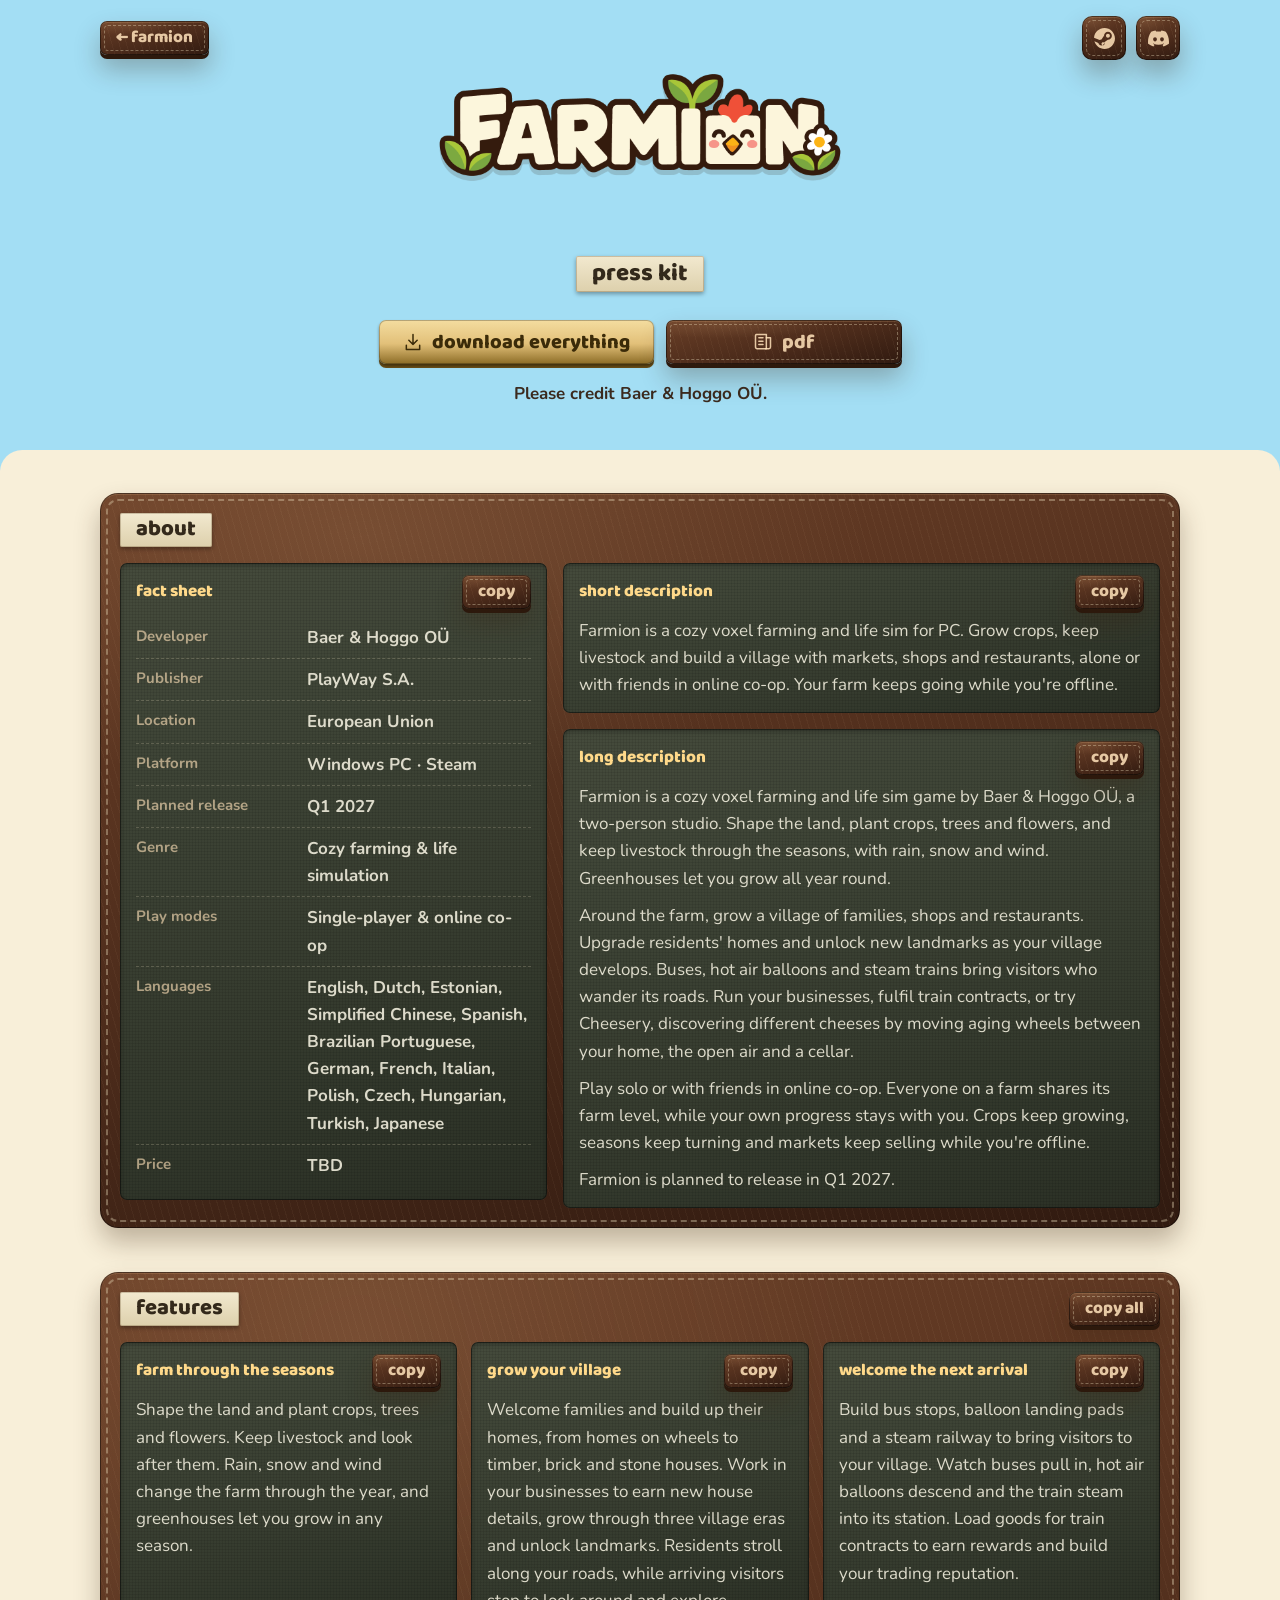
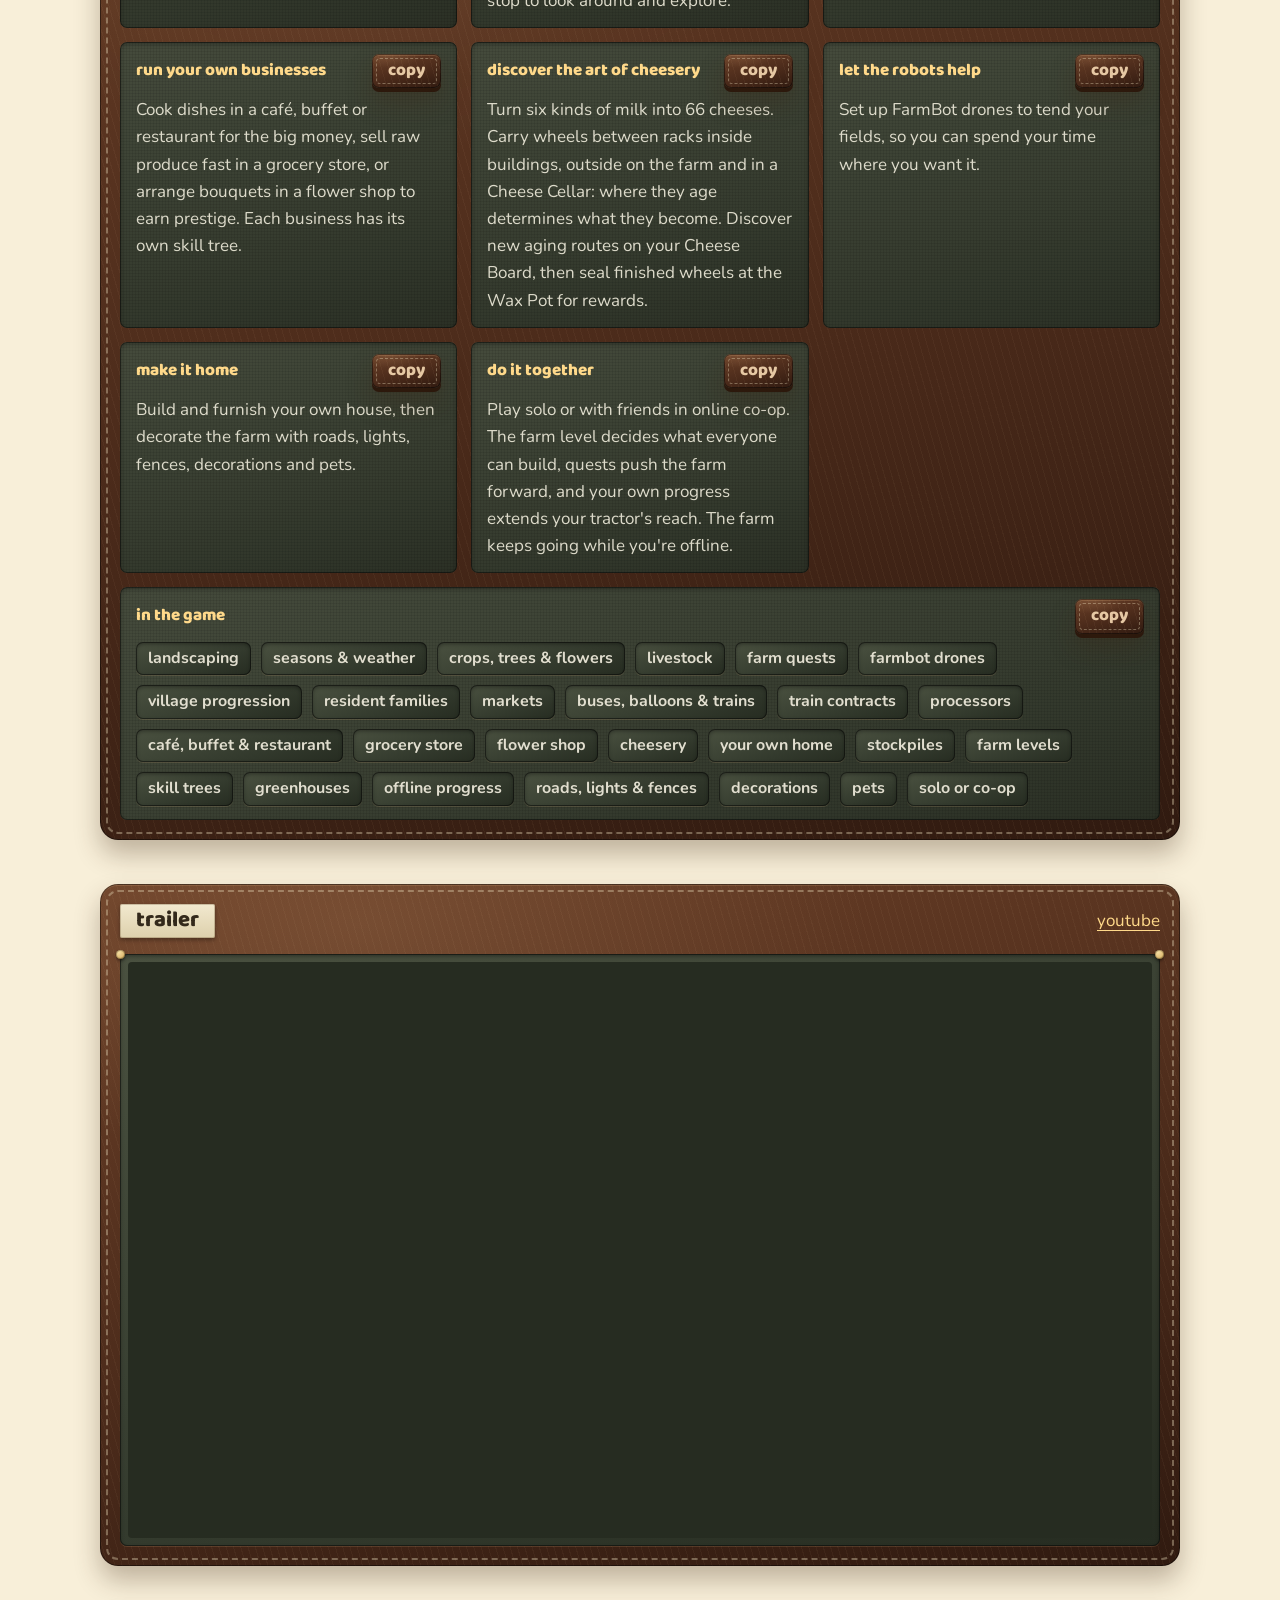
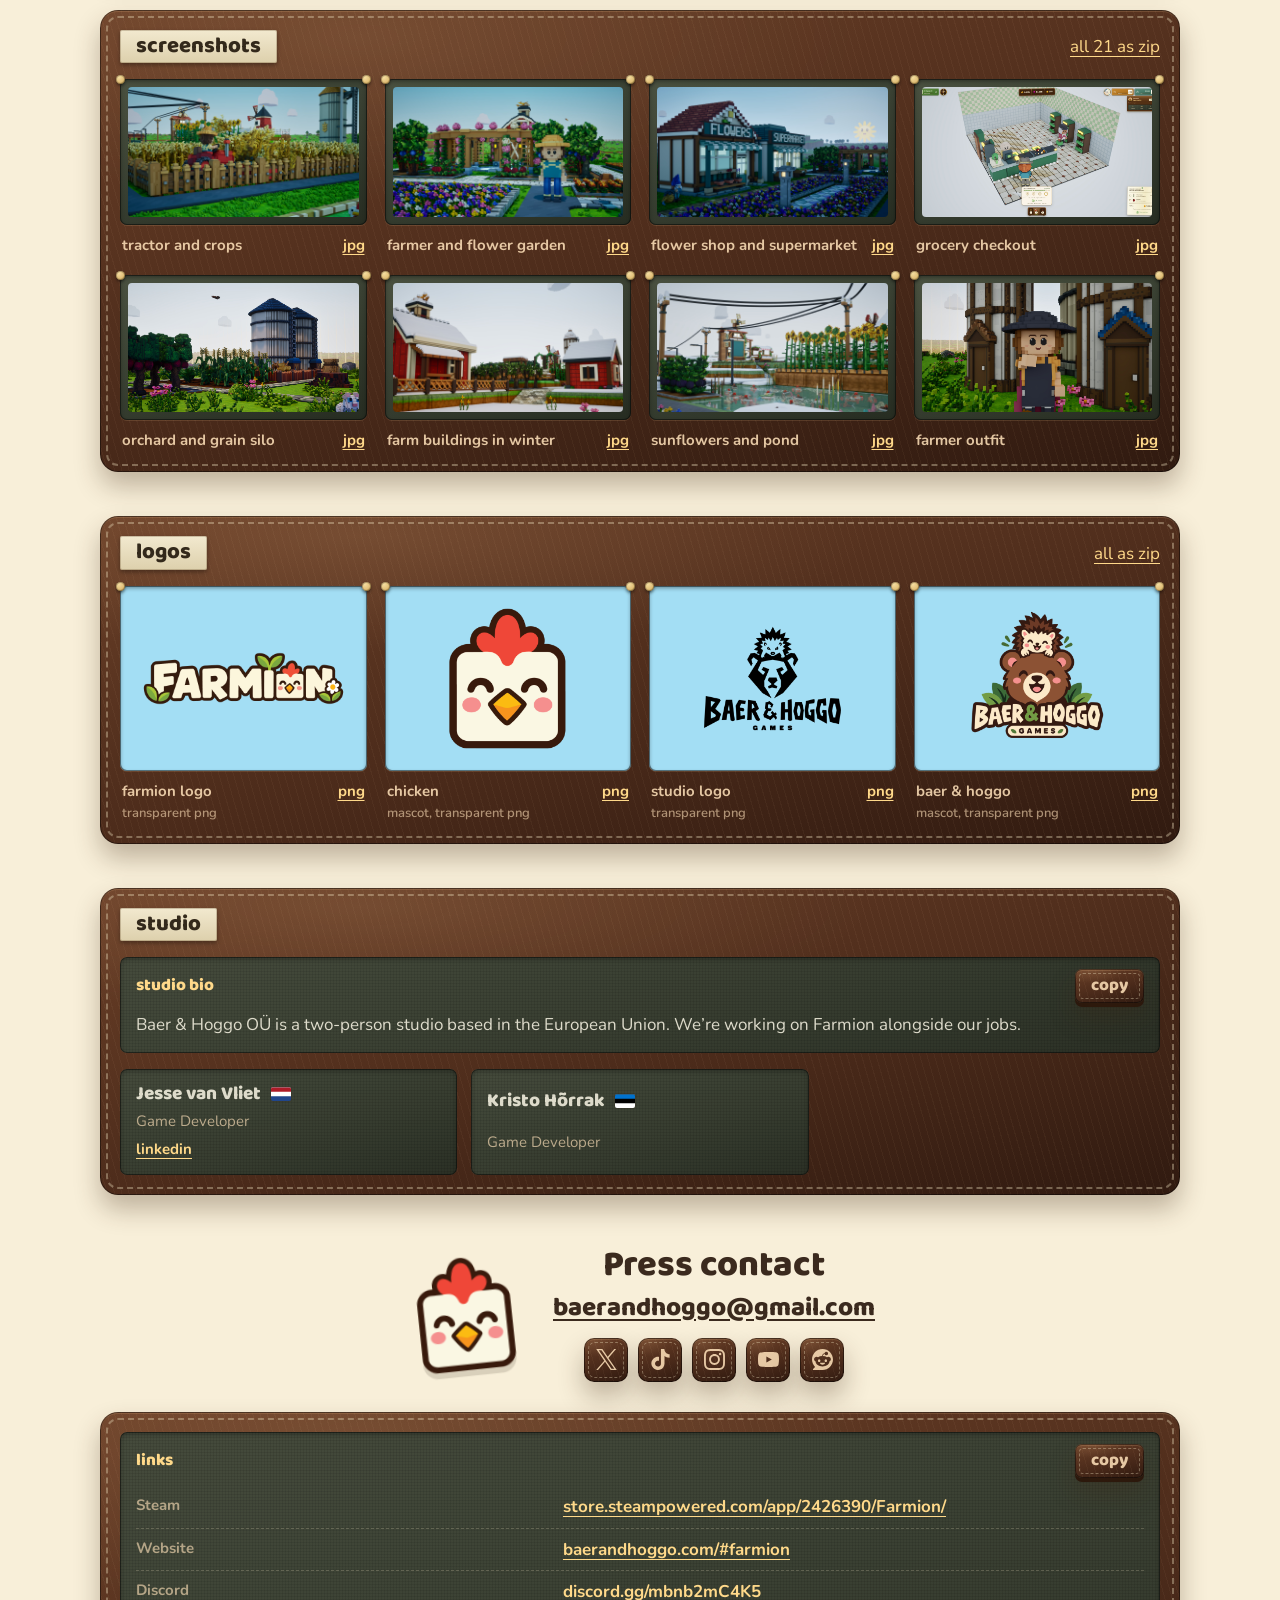
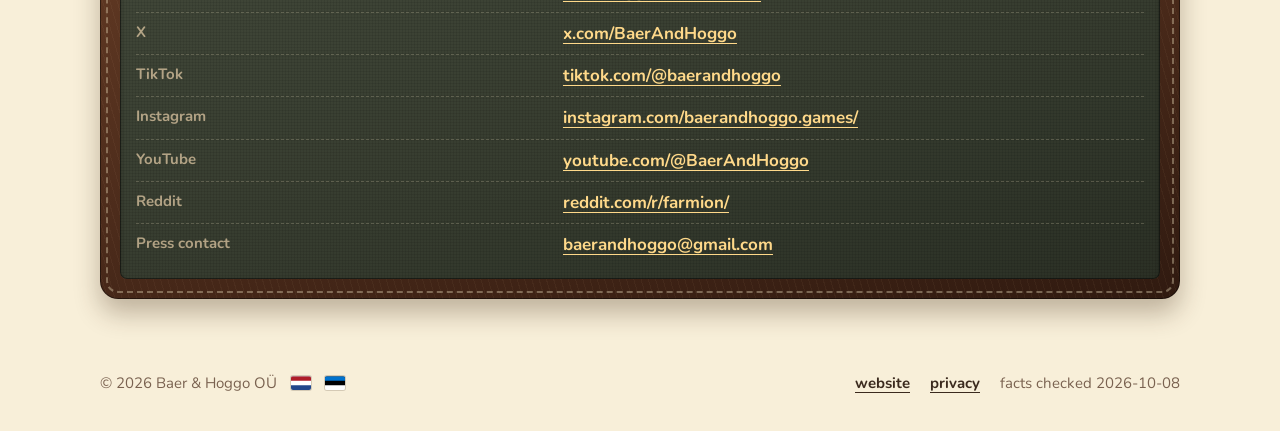
<file: press/index.html>
<!doctype html>
<html lang="en"><head><meta charset="utf-8"><meta name="viewport" content="width=device-width,initial-scale=1">
<meta name="description" content="The Farmion press kit: facts, screenshots, logos and contact details from Baer &amp; Hoggo OÜ.">
<meta name="theme-color" content="#a3def4"><title>Farmion Press Kit | Baer &amp; Hoggo OÜ</title>
<link rel="canonical" href="https://baerandhoggo.com/press/">
<link rel="icon" href="assets/brand/chicken.png">
<link rel="preload" href="assets/fonts/Nunito.ttf" as="font" type="font/ttf" crossorigin><link rel="preload" href="assets/fonts/Baloo2.ttf" as="font" type="font/ttf" crossorigin>
<link rel="stylesheet" href="assets/fonts/fonts.css"><link rel="stylesheet" href="shared.css?v=737d370ce6"><link rel="stylesheet" href="styles.css?v=a60c193f37"><script src="app.js?v=e101bbd018" defer></script></head>
<body class="farmion-site"><a class="fs-skip" href="#main">Skip to press kit</a>
<header class="fs-sky">
  <nav class="fs-wrap fs-toplinks" aria-label="Farmion links">
    <a class="fs-strap small fs-toplink-label" href="../#farmion"><span>← farmion</span></a>
    <a class="fs-icon-link" href="https://store.steampowered.com/app/2426390/Farmion/" aria-label="Steam" title="steam" target="_blank" rel="noopener"><svg class="site-icon" aria-hidden="true" focusable="false"><use href="assets/ui-icons.svg#steam"></use></svg></a>
    <a class="fs-icon-link" href="https://discord.gg/mbnb2mC4K5" aria-label="Discord" title="discord" target="_blank" rel="noopener"><svg class="site-icon" aria-hidden="true" focusable="false"><use href="assets/ui-icons.svg#discord"></use></svg></a>
  </nav>
  <div class="fs-wrap fs-hero">
    <h1 class="pk-title"><a href="../#farmion" class="pk-logo-link"><img src="assets/brand/farmion-logo.png" alt="Farmion" width="1280" height="720"></a><span class="fs-tape">press kit</span></h1>
    <div class="fs-actions">
      <a class="fs-brass" href="downloads/Farmion-Press-Assets.zip" download><svg class="site-icon" aria-hidden="true" focusable="false"><use href="assets/ui-icons.svg#download"></use></svg><span>download everything</span></a>
      <a class="fs-strap" href="downloads/Farmion-Press-Kit.pdf" download><svg class="site-icon" aria-hidden="true" focusable="false"><use href="assets/ui-icons.svg#press"></use></svg><span>pdf</span></a>
    </div>
    <p class="pk-credit">Please credit Baer &amp; Hoggo OÜ.</p>
  </div>
</header>

<main id="main" class="fs-wrap">
  <section class="fs-section" aria-labelledby="about-title"><div class="fs-flap">
    <h2 id="about-title" class="fs-tape">about</h2>
    <div class="pk-about">
      <div class="pk-col"><div class="fs-canvas pk-copy "><div class="pk-copy-head"><span class="pk-label">fact sheet</span><button class="fs-strap small" data-copy-text="Developer: Baer &amp; Hoggo OÜ
Publisher: PlayWay S.A.
Location: European Union
Platform: Windows PC · Steam
Planned release: Q1 2027
Genre: Cozy farming &amp; life simulation
Play modes: Single-player &amp; online co-op
Languages: English, Dutch, Estonian, Simplified Chinese, Spanish, Brazilian Portuguese, German, French, Italian, Polish, Czech, Hungarian, Turkish, Japanese
Price: TBD">copy</button></div><dl class="pk-facts"><div><dt>Developer</dt><dd>Baer &amp; Hoggo OÜ</dd></div><div><dt>Publisher</dt><dd>PlayWay S.A.</dd></div><div><dt>Location</dt><dd>European Union</dd></div><div><dt>Platform</dt><dd>Windows PC · Steam</dd></div><div><dt>Planned release</dt><dd>Q1 2027</dd></div><div><dt>Genre</dt><dd>Cozy farming &amp; life simulation</dd></div><div><dt>Play modes</dt><dd>Single-player &amp; online co-op</dd></div><div><dt>Languages</dt><dd>English, Dutch, Estonian, Simplified Chinese, Spanish, Brazilian Portuguese, German, French, Italian, Polish, Czech, Hungarian, Turkish, Japanese</dd></div><div><dt>Price</dt><dd>TBD</dd></div></dl></div></div>
      <div class="pk-col"><div class="fs-canvas pk-copy "><div class="pk-copy-head"><span class="pk-label">short description</span><button class="fs-strap small" data-copy-text="Farmion is a cozy voxel farming and life sim for PC. Grow crops, keep livestock and build a village with markets, shops and restaurants, alone or with friends in online co-op. Your farm keeps going while you&#x27;re offline.">copy</button></div><p>Farmion is a cozy voxel farming and life sim for PC. Grow crops, keep livestock and build a village with markets, shops and restaurants, alone or with friends in online co-op. Your farm keeps going while you&#x27;re offline.</p></div><div class="fs-canvas pk-copy "><div class="pk-copy-head"><span class="pk-label">long description</span><button class="fs-strap small" data-copy-text="Farmion is a cozy voxel farming and life sim game by Baer &amp; Hoggo OÜ, a two-person studio. Shape the land, plant crops, trees and flowers, and keep livestock through the seasons, with rain, snow and wind. Greenhouses let you grow all year round.

Around the farm, grow a village of families, shops and restaurants. Upgrade residents&#x27; homes and unlock new landmarks as your village develops. Buses, hot air balloons and steam trains bring visitors who wander its roads. Run your businesses, fulfil train contracts, or try Cheesery, discovering different cheeses by moving aging wheels between your home, the open air and a cellar.

Play solo or with friends in online co-op. Everyone on a farm shares its farm level, while your own progress stays with you. Crops keep growing, seasons keep turning and markets keep selling while you&#x27;re offline.

Farmion is planned to release in Q1 2027.">copy</button></div><p>Farmion is a cozy voxel farming and life sim game by Baer &amp; Hoggo OÜ, a two-person studio. Shape the land, plant crops, trees and flowers, and keep livestock through the seasons, with rain, snow and wind. Greenhouses let you grow all year round.</p><p>Around the farm, grow a village of families, shops and restaurants. Upgrade residents&#x27; homes and unlock new landmarks as your village develops. Buses, hot air balloons and steam trains bring visitors who wander its roads. Run your businesses, fulfil train contracts, or try Cheesery, discovering different cheeses by moving aging wheels between your home, the open air and a cellar.</p><p>Play solo or with friends in online co-op. Everyone on a farm shares its farm level, while your own progress stays with you. Crops keep growing, seasons keep turning and markets keep selling while you&#x27;re offline.</p><p>Farmion is planned to release in Q1 2027.</p></div></div>
    </div>
  </div></section>

  <section id="features" class="fs-section" aria-labelledby="features-title"><div class="fs-flap">
    <div class="fs-flap-head"><h2 id="features-title" class="fs-tape">features</h2><button class="fs-strap small" data-copy-text="Farm through the seasons
Shape the land and plant crops, trees and flowers. Keep livestock and look after them. Rain, snow and wind change the farm through the year, and greenhouses let you grow in any season.

Grow your village
Welcome families and build up their homes, from homes on wheels to timber, brick and stone houses. Work in your businesses to earn new house details, grow through three village eras and unlock landmarks. Residents stroll along your roads, while arriving visitors stop to look around and explore.

Welcome the next arrival
Build bus stops, balloon landing pads and a steam railway to bring visitors to your village. Watch buses pull in, hot air balloons descend and the train steam into its station. Load goods for train contracts to earn rewards and build your trading reputation.

Run your own businesses
Cook dishes in a café, buffet or restaurant for the big money, sell raw produce fast in a grocery store, or arrange bouquets in a flower shop to earn prestige. Each business has its own skill tree.

Discover the art of Cheesery
Turn six kinds of milk into 66 cheeses. Carry wheels between racks inside buildings, outside on the farm and in a Cheese Cellar: where they age determines what they become. Discover new aging routes on your Cheese Board, then seal finished wheels at the Wax Pot for rewards.

Let the robots help
Set up FarmBot drones to tend your fields, so you can spend your time where you want it.

Make it home
Build and furnish your own house, then decorate the farm with roads, lights, fences, decorations and pets.

Do it together
Play solo or with friends in online co-op. The farm level decides what everyone can build, quests push the farm forward, and your own progress extends your tractor&#x27;s reach. The farm keeps going while you&#x27;re offline.">copy all</button></div>
    <div class="pk-features"><div class="fs-canvas pk-copy pk-feature"><div class="pk-copy-head"><span class="pk-label">farm through the seasons</span><button class="fs-strap small" data-copy-text="Farm through the seasons
Shape the land and plant crops, trees and flowers. Keep livestock and look after them. Rain, snow and wind change the farm through the year, and greenhouses let you grow in any season.">copy</button></div><p>Shape the land and plant crops, trees and flowers. Keep livestock and look after them. Rain, snow and wind change the farm through the year, and greenhouses let you grow in any season.</p></div><div class="fs-canvas pk-copy pk-feature"><div class="pk-copy-head"><span class="pk-label">grow your village</span><button class="fs-strap small" data-copy-text="Grow your village
Welcome families and build up their homes, from homes on wheels to timber, brick and stone houses. Work in your businesses to earn new house details, grow through three village eras and unlock landmarks. Residents stroll along your roads, while arriving visitors stop to look around and explore.">copy</button></div><p>Welcome families and build up their homes, from homes on wheels to timber, brick and stone houses. Work in your businesses to earn new house details, grow through three village eras and unlock landmarks. Residents stroll along your roads, while arriving visitors stop to look around and explore.</p></div><div class="fs-canvas pk-copy pk-feature"><div class="pk-copy-head"><span class="pk-label">welcome the next arrival</span><button class="fs-strap small" data-copy-text="Welcome the next arrival
Build bus stops, balloon landing pads and a steam railway to bring visitors to your village. Watch buses pull in, hot air balloons descend and the train steam into its station. Load goods for train contracts to earn rewards and build your trading reputation.">copy</button></div><p>Build bus stops, balloon landing pads and a steam railway to bring visitors to your village. Watch buses pull in, hot air balloons descend and the train steam into its station. Load goods for train contracts to earn rewards and build your trading reputation.</p></div><div class="fs-canvas pk-copy pk-feature"><div class="pk-copy-head"><span class="pk-label">run your own businesses</span><button class="fs-strap small" data-copy-text="Run your own businesses
Cook dishes in a café, buffet or restaurant for the big money, sell raw produce fast in a grocery store, or arrange bouquets in a flower shop to earn prestige. Each business has its own skill tree.">copy</button></div><p>Cook dishes in a café, buffet or restaurant for the big money, sell raw produce fast in a grocery store, or arrange bouquets in a flower shop to earn prestige. Each business has its own skill tree.</p></div><div class="fs-canvas pk-copy pk-feature"><div class="pk-copy-head"><span class="pk-label">discover the art of cheesery</span><button class="fs-strap small" data-copy-text="Discover the art of Cheesery
Turn six kinds of milk into 66 cheeses. Carry wheels between racks inside buildings, outside on the farm and in a Cheese Cellar: where they age determines what they become. Discover new aging routes on your Cheese Board, then seal finished wheels at the Wax Pot for rewards.">copy</button></div><p>Turn six kinds of milk into 66 cheeses. Carry wheels between racks inside buildings, outside on the farm and in a Cheese Cellar: where they age determines what they become. Discover new aging routes on your Cheese Board, then seal finished wheels at the Wax Pot for rewards.</p></div><div class="fs-canvas pk-copy pk-feature"><div class="pk-copy-head"><span class="pk-label">let the robots help</span><button class="fs-strap small" data-copy-text="Let the robots help
Set up FarmBot drones to tend your fields, so you can spend your time where you want it.">copy</button></div><p>Set up FarmBot drones to tend your fields, so you can spend your time where you want it.</p></div><div class="fs-canvas pk-copy pk-feature"><div class="pk-copy-head"><span class="pk-label">make it home</span><button class="fs-strap small" data-copy-text="Make it home
Build and furnish your own house, then decorate the farm with roads, lights, fences, decorations and pets.">copy</button></div><p>Build and furnish your own house, then decorate the farm with roads, lights, fences, decorations and pets.</p></div><div class="fs-canvas pk-copy pk-feature"><div class="pk-copy-head"><span class="pk-label">do it together</span><button class="fs-strap small" data-copy-text="Do it together
Play solo or with friends in online co-op. The farm level decides what everyone can build, quests push the farm forward, and your own progress extends your tractor&#x27;s reach. The farm keeps going while you&#x27;re offline.">copy</button></div><p>Play solo or with friends in online co-op. The farm level decides what everyone can build, quests push the farm forward, and your own progress extends your tractor&#x27;s reach. The farm keeps going while you&#x27;re offline.</p></div></div>
    <div class="fs-canvas pk-copy "><div class="pk-copy-head"><span class="pk-label">in the game</span><button class="fs-strap small" data-copy-text="- landscaping
- seasons &amp; weather
- crops, trees &amp; flowers
- livestock
- farm quests
- farmbot drones
- village progression
- resident families
- markets
- buses, balloons &amp; trains
- train contracts
- processors
- café, buffet &amp; restaurant
- grocery store
- flower shop
- cheesery
- your own home
- stockpiles
- farm levels
- skill trees
- greenhouses
- offline progress
- roads, lights &amp; fences
- decorations
- pets
- solo or co-op">copy</button></div><ul class="pk-patches"><li>landscaping</li><li>seasons &amp; weather</li><li>crops, trees &amp; flowers</li><li>livestock</li><li>farm quests</li><li>farmbot drones</li><li>village progression</li><li>resident families</li><li>markets</li><li>buses, balloons &amp; trains</li><li>train contracts</li><li>processors</li><li>café, buffet &amp; restaurant</li><li>grocery store</li><li>flower shop</li><li>cheesery</li><li>your own home</li><li>stockpiles</li><li>farm levels</li><li>skill trees</li><li>greenhouses</li><li>offline progress</li><li>roads, lights &amp; fences</li><li>decorations</li><li>pets</li><li>solo or co-op</li></ul></div>
  </div></section>

  <section class="fs-section" aria-labelledby="trailer-title"><div class="fs-flap">
    <div class="fs-flap-head"><h2 id="trailer-title" class="fs-tape">trailer</h2><a href="https://youtu.be/qbWGLGrDzVk" target="_blank" rel="noopener">youtube</a></div>
    <div class="fs-pocket"><iframe class="pk-video" src="https://www.youtube-nocookie.com/embed/qbWGLGrDzVk" title="Farmion gameplay trailer" loading="lazy" allow="accelerometer; autoplay; clipboard-write; encrypted-media; gyroscope; picture-in-picture; web-share" referrerpolicy="strict-origin-when-cross-origin" allowfullscreen></iframe></div>
  </div></section>

  <section id="screenshots" class="fs-section" aria-labelledby="screenshots-title"><div class="fs-flap">
    <div class="fs-flap-head"><h2 id="screenshots-title" class="fs-tape">screenshots</h2><a href="downloads/Farmion-Screenshots.zip" download>all 21 as zip</a></div>
    <div class="fs-shots"><figure class="fs-shot" data-src="assets/screenshots/steam-00.jpg" data-title="tractor and crops" data-caption="A tractor among the crops, with a windmill beyond the field."><div class="fs-pocket"><button aria-label="Enlarge: Tractor and crops"><img src="assets/screenshots/steam-00.jpg" alt="A tractor among the crops, with a windmill beyond the field." width="1920" height="1080" loading="lazy"></button></div><figcaption><span>tractor and crops</span><a href="assets/screenshots/steam-00.jpg" download="farmion-farm-tractor-and-windmill.jpg" aria-label="Download Tractor and crops">jpg</a></figcaption></figure><figure class="fs-shot" data-src="assets/screenshots/steam-05.jpg" data-title="farmer and flower garden" data-caption="A farmer beside a colorful garden and pergola."><div class="fs-pocket"><button aria-label="Enlarge: Farmer and flower garden"><img src="assets/screenshots/steam-05.jpg" alt="A farmer beside a colorful garden and pergola." width="1920" height="1080" loading="lazy"></button></div><figcaption><span>farmer and flower garden</span><a href="assets/screenshots/steam-05.jpg" download="farmion-farmer-flower-garden.jpg" aria-label="Download Farmer and flower garden">jpg</a></figcaption></figure><figure class="fs-shot" data-src="assets/screenshots/steam-06.jpg" data-title="flower shop and supermarket" data-caption="Flower shop and supermarket exteriors beside planted borders."><div class="fs-pocket"><button aria-label="Enlarge: Flower shop and supermarket"><img src="assets/screenshots/steam-06.jpg" alt="Flower shop and supermarket exteriors beside planted borders." width="1920" height="1080" loading="lazy"></button></div><figcaption><span>flower shop and supermarket</span><a href="assets/screenshots/steam-06.jpg" download="farmion-flower-shop-and-supermarket.jpg" aria-label="Download Flower shop and supermarket">jpg</a></figcaption></figure><figure class="fs-shot" data-src="assets/screenshots/steam-07.jpg" data-title="grocery checkout" data-caption="An in-development grocery interior, shown with the game interface."><div class="fs-pocket"><button aria-label="Enlarge: Grocery checkout"><img src="assets/screenshots/steam-07.jpg" alt="An in-development grocery interior, shown with the game interface." width="1920" height="1023" loading="lazy"></button></div><figcaption><span>grocery checkout</span><a href="assets/screenshots/steam-07.jpg" download="farmion-grocery-checkout-gameplay.jpg" aria-label="Download Grocery checkout">jpg</a></figcaption></figure><figure class="fs-shot" data-src="assets/screenshots/steam-09.jpg" data-title="orchard and grain silo" data-caption="Orchard trees and a grain silo in the farm landscape."><div class="fs-pocket"><button aria-label="Enlarge: Orchard and grain silo"><img src="assets/screenshots/steam-09.jpg" alt="Orchard trees and a grain silo in the farm landscape." width="1920" height="1017" loading="lazy"></button></div><figcaption><span>orchard and grain silo</span><a href="assets/screenshots/steam-09.jpg" download="farmion-orchard-and-grain-silo.jpg" aria-label="Download Orchard and grain silo">jpg</a></figcaption></figure><figure class="fs-shot" data-src="assets/screenshots/steam-11.jpg" data-title="farm buildings in winter" data-caption="Red farm buildings in a snowy scene."><div class="fs-pocket"><button aria-label="Enlarge: Farm buildings in winter"><img src="assets/screenshots/steam-11.jpg" alt="Red farm buildings in a snowy scene." width="1920" height="1080" loading="lazy"></button></div><figcaption><span>farm buildings in winter</span><a href="assets/screenshots/steam-11.jpg" download="farmion-red-barn-in-winter.jpg" aria-label="Download Farm buildings in winter">jpg</a></figcaption></figure><figure class="fs-shot" data-src="assets/screenshots/steam-14.jpg" data-title="sunflowers and pond" data-caption="Sunflowers beside a pond and farm structures."><div class="fs-pocket"><button aria-label="Enlarge: Sunflowers and pond"><img src="assets/screenshots/steam-14.jpg" alt="Sunflowers beside a pond and farm structures." width="1920" height="1080" loading="lazy"></button></div><figcaption><span>sunflowers and pond</span><a href="assets/screenshots/steam-14.jpg" download="farmion-sunflowers-and-pond.jpg" aria-label="Download Sunflowers and pond">jpg</a></figcaption></figure><figure class="fs-shot" data-src="assets/screenshots/steam-17.jpg" data-title="farmer outfit" data-caption="A farmer in a dark hat and outfit outside a timber-framed building."><div class="fs-pocket"><button aria-label="Enlarge: Farmer outfit"><img src="assets/screenshots/steam-17.jpg" alt="A farmer in a dark hat and outfit outside a timber-framed building." width="1920" height="1018" loading="lazy"></button></div><figcaption><span>farmer outfit</span><a href="assets/screenshots/steam-17.jpg" download="farmion-farmer-outfit-closeup.jpg" aria-label="Download Farmer outfit">jpg</a></figcaption></figure></div>
  </div></section>

  <section id="downloads" class="fs-section" aria-labelledby="logos-title"><div class="fs-flap">
    <div class="fs-flap-head"><h2 id="logos-title" class="fs-tape">logos</h2><a href="downloads/Farmion-Logos.zip" download>all as zip</a></div>
    <div class="pk-logos"><figure class="pk-logo"><div class="fs-pocket"><img src="assets/brand/farmion-logo.png" alt="" width="1280" height="720" loading="lazy"></div><figcaption><span>farmion logo<small>transparent png</small></span><a href="assets/brand/farmion-logo.png" download>png</a></figcaption></figure><figure class="pk-logo"><div class="fs-pocket"><img src="assets/brand/chicken.png" alt="" width="1024" height="1024" loading="lazy"></div><figcaption><span>chicken<small>mascot, transparent png</small></span><a href="assets/brand/chicken.png" download>png</a></figcaption></figure><figure class="pk-logo"><div class="fs-pocket"><img src="assets/brand/studio-logo.png" alt="" width="1023" height="1024" loading="lazy"></div><figcaption><span>studio logo<small>transparent png</small></span><a href="assets/brand/studio-logo.png" download>png</a></figcaption></figure><figure class="pk-logo"><div class="fs-pocket"><img src="assets/brand/studio-mascot.png" alt="" width="1019" height="1024" loading="lazy"></div><figcaption><span>baer &amp; hoggo<small>mascot, transparent png</small></span><a href="assets/brand/studio-mascot.png" download>png</a></figcaption></figure></div>
  </div></section>

  <section id="studio" class="fs-section" aria-labelledby="studio-title"><div class="fs-flap">
    <h2 id="studio-title" class="fs-tape">studio</h2>
    <div class="fs-canvas pk-copy "><div class="pk-copy-head"><span class="pk-label">studio bio</span><button class="fs-strap small" data-copy-text="Baer &amp; Hoggo OÜ is a two-person studio based in the European Union. We’re working on Farmion alongside our jobs.">copy</button></div><p>Baer &amp; Hoggo OÜ is a two-person studio based in the European Union. We’re working on Farmion alongside our jobs.</p></div>
    <div class="pk-team"><div class="fs-canvas pk-person"><strong>Jesse van Vliet</strong><svg class="site-flag" role="img" aria-label="Netherlands" viewBox="0 0 16 11"><use href="assets/ui-icons.svg#nl"></use></svg><span>Game Developer</span><a href="https://www.linkedin.com/in/jesse-j-van-vliet/" target="_blank" rel="noopener">linkedin</a></div><div class="fs-canvas pk-person"><strong>Kristo Hõrrak</strong><svg class="site-flag" role="img" aria-label="Estonia" viewBox="0 0 16 11"><use href="assets/ui-icons.svg#ee"></use></svg><span>Game Developer</span></div></div>
  </div></section>

  <section id="contact" class="pk-contact" aria-labelledby="contact-title">
    <img src="assets/brand/chicken.png" alt="" width="1024" height="1024" loading="lazy">
    <div><h2 id="contact-title">Press contact</h2><a class="pk-email" href="mailto:baerandhoggo@gmail.com">baerandhoggo@gmail.com</a><div class="fs-socials"><a class="fs-icon-link" href="https://x.com/BaerAndHoggo" aria-label="X" title="x" target="_blank" rel="noopener"><svg class="site-icon" aria-hidden="true" focusable="false"><use href="assets/ui-icons.svg#x"></use></svg></a><a class="fs-icon-link" href="https://www.tiktok.com/@baerandhoggo" aria-label="TikTok" title="tiktok" target="_blank" rel="noopener"><svg class="site-icon" aria-hidden="true" focusable="false"><use href="assets/ui-icons.svg#tiktok"></use></svg></a><a class="fs-icon-link" href="https://www.instagram.com/baerandhoggo.games/" aria-label="Instagram" title="instagram" target="_blank" rel="noopener"><svg class="site-icon" aria-hidden="true" focusable="false"><use href="assets/ui-icons.svg#instagram"></use></svg></a><a class="fs-icon-link" href="https://www.youtube.com/@BaerAndHoggo" aria-label="YouTube" title="youtube" target="_blank" rel="noopener"><svg class="site-icon" aria-hidden="true" focusable="false"><use href="assets/ui-icons.svg#youtube"></use></svg></a><a class="fs-icon-link" href="https://www.reddit.com/r/farmion/" aria-label="Reddit" title="reddit" target="_blank" rel="noopener"><svg class="site-icon" aria-hidden="true" focusable="false"><use href="assets/ui-icons.svg#reddit"></use></svg></a></div></div>
  </section>
  <section class="fs-section" aria-label="Links"><div class="fs-flap"><div class="fs-canvas pk-copy "><div class="pk-copy-head"><span class="pk-label">links</span><button class="fs-strap small" data-copy-text="Steam: https://store.steampowered.com/app/2426390/Farmion/
Website: https://baerandhoggo.com/#farmion
Discord: https://discord.gg/mbnb2mC4K5
X: https://x.com/BaerAndHoggo
TikTok: https://www.tiktok.com/@baerandhoggo
Instagram: https://www.instagram.com/baerandhoggo.games/
YouTube: https://www.youtube.com/@BaerAndHoggo
Reddit: https://www.reddit.com/r/farmion/
Press contact: baerandhoggo@gmail.com">copy</button></div><dl class="pk-facts"><div><dt>Steam</dt><dd><a href="https://store.steampowered.com/app/2426390/Farmion/" target="_blank" rel="noopener">store.steampowered.com/app/2426390/Farmion/</a></dd></div><div><dt>Website</dt><dd><a href="https://baerandhoggo.com/#farmion" target="_blank" rel="noopener">baerandhoggo.com/#farmion</a></dd></div><div><dt>Discord</dt><dd><a href="https://discord.gg/mbnb2mC4K5" target="_blank" rel="noopener">discord.gg/mbnb2mC4K5</a></dd></div><div><dt>X</dt><dd><a href="https://x.com/BaerAndHoggo" target="_blank" rel="noopener">x.com/BaerAndHoggo</a></dd></div><div><dt>TikTok</dt><dd><a href="https://www.tiktok.com/@baerandhoggo" target="_blank" rel="noopener">tiktok.com/@baerandhoggo</a></dd></div><div><dt>Instagram</dt><dd><a href="https://www.instagram.com/baerandhoggo.games/" target="_blank" rel="noopener">instagram.com/baerandhoggo.games/</a></dd></div><div><dt>YouTube</dt><dd><a href="https://www.youtube.com/@BaerAndHoggo" target="_blank" rel="noopener">youtube.com/@BaerAndHoggo</a></dd></div><div><dt>Reddit</dt><dd><a href="https://www.reddit.com/r/farmion/" target="_blank" rel="noopener">reddit.com/r/farmion/</a></dd></div><div><dt>Press contact</dt><dd><a href="mailto:baerandhoggo@gmail.com">baerandhoggo@gmail.com</a></dd></div></dl></div></div></section>
</main>

<footer class="fs-footer"><div class="fs-wrap">
  <span class="site-identity"><span>© 2026 Baer &amp; Hoggo OÜ</span><span class="site-countries"><span><svg class="site-flag" role="img" aria-label="Netherlands" viewBox="0 0 16 11"><use href="assets/ui-icons.svg#nl"></use></svg></span><span><svg class="site-flag" role="img" aria-label="Estonia" viewBox="0 0 16 11"><use href="assets/ui-icons.svg#ee"></use></svg></span></span></span>
  <nav aria-label="Footer"><a href="../#farmion">website</a><a href="../privacy/">privacy</a><span>facts checked 2026-10-08</span></nav>
</div></footer>

<dialog id="lightbox" class="fs-lightbox" aria-labelledby="lightbox-title">
  <div class="fs-lightbox-bar"><strong id="lightbox-title" class="fs-tape"></strong><div><button class="fs-strap small" id="previous" aria-label="Previous screenshot">←</button><button class="fs-strap small" id="next" aria-label="Next screenshot">→</button><a class="fs-brass small" id="lightbox-download" download>jpg</a><button class="fs-strap small" id="lightbox-close">close</button></div></div>
  <img id="lightbox-image" alt="">
</dialog>
</body></html>
</file>
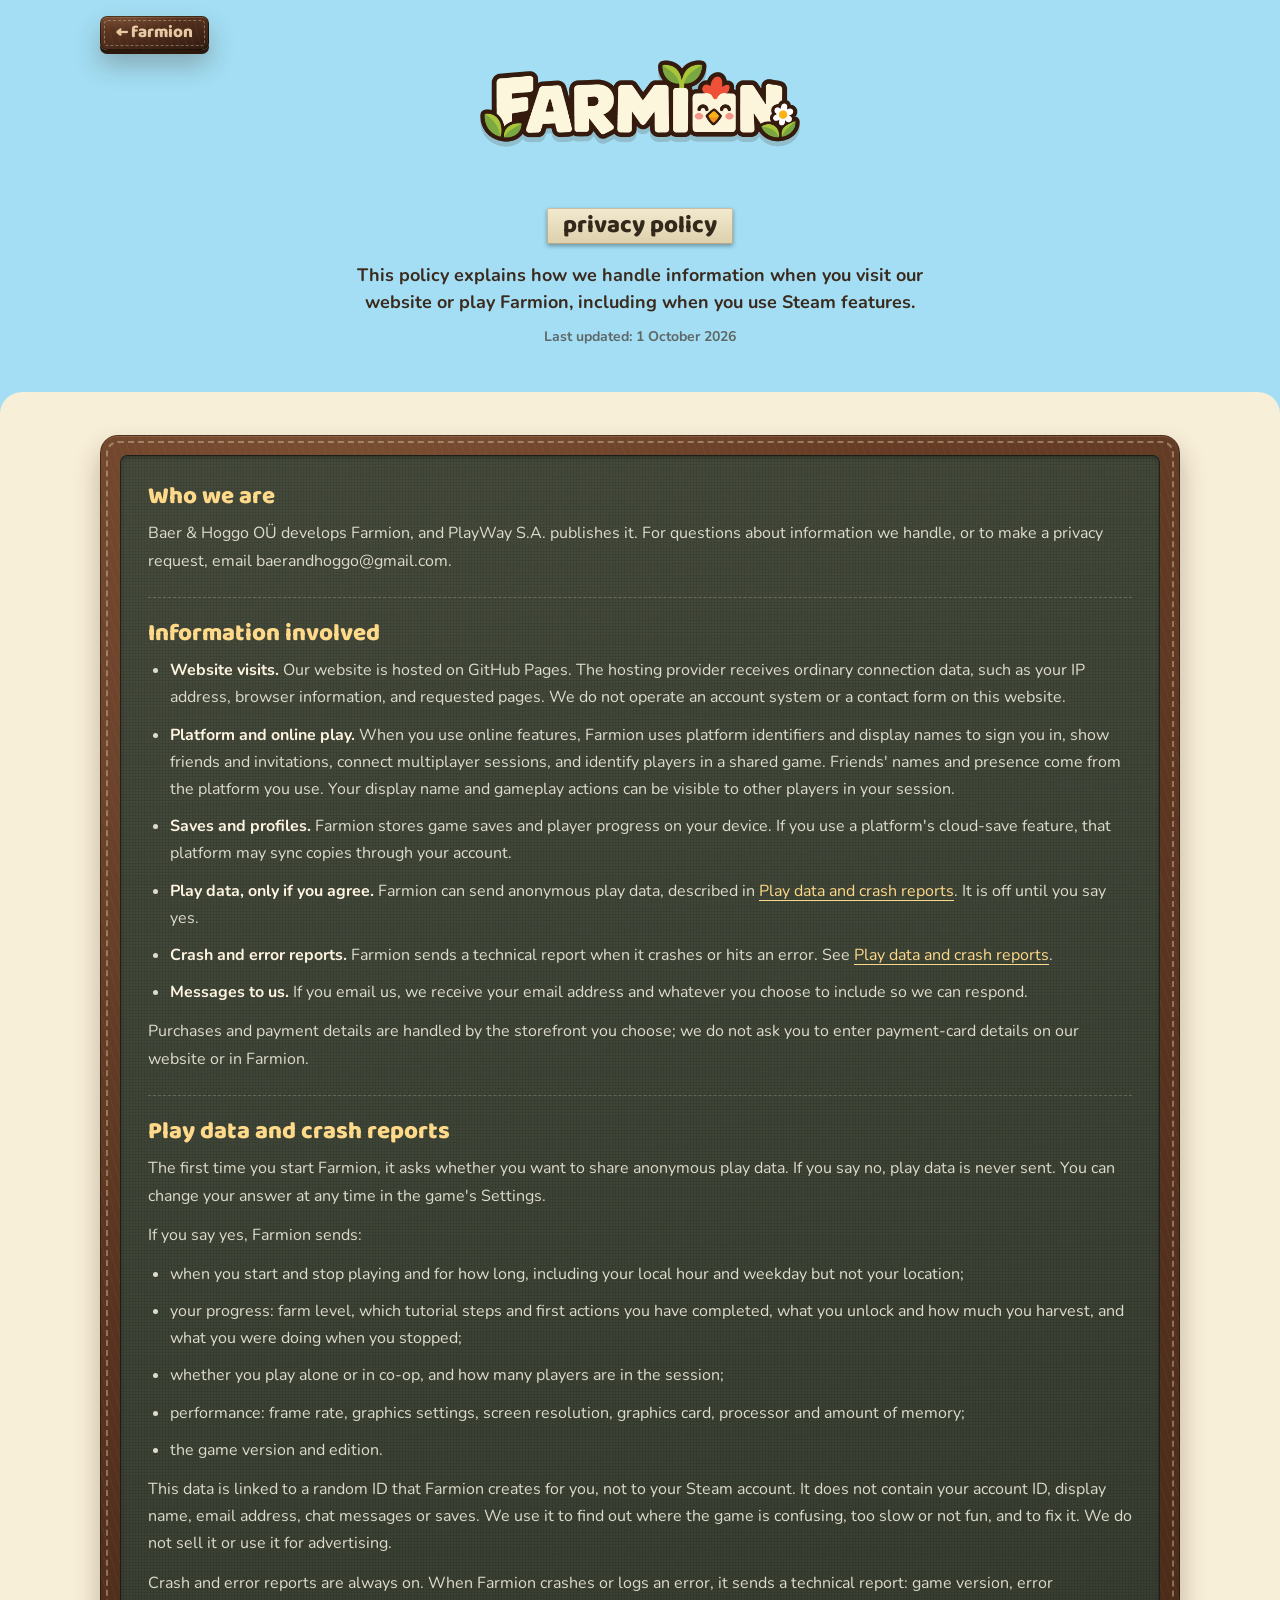
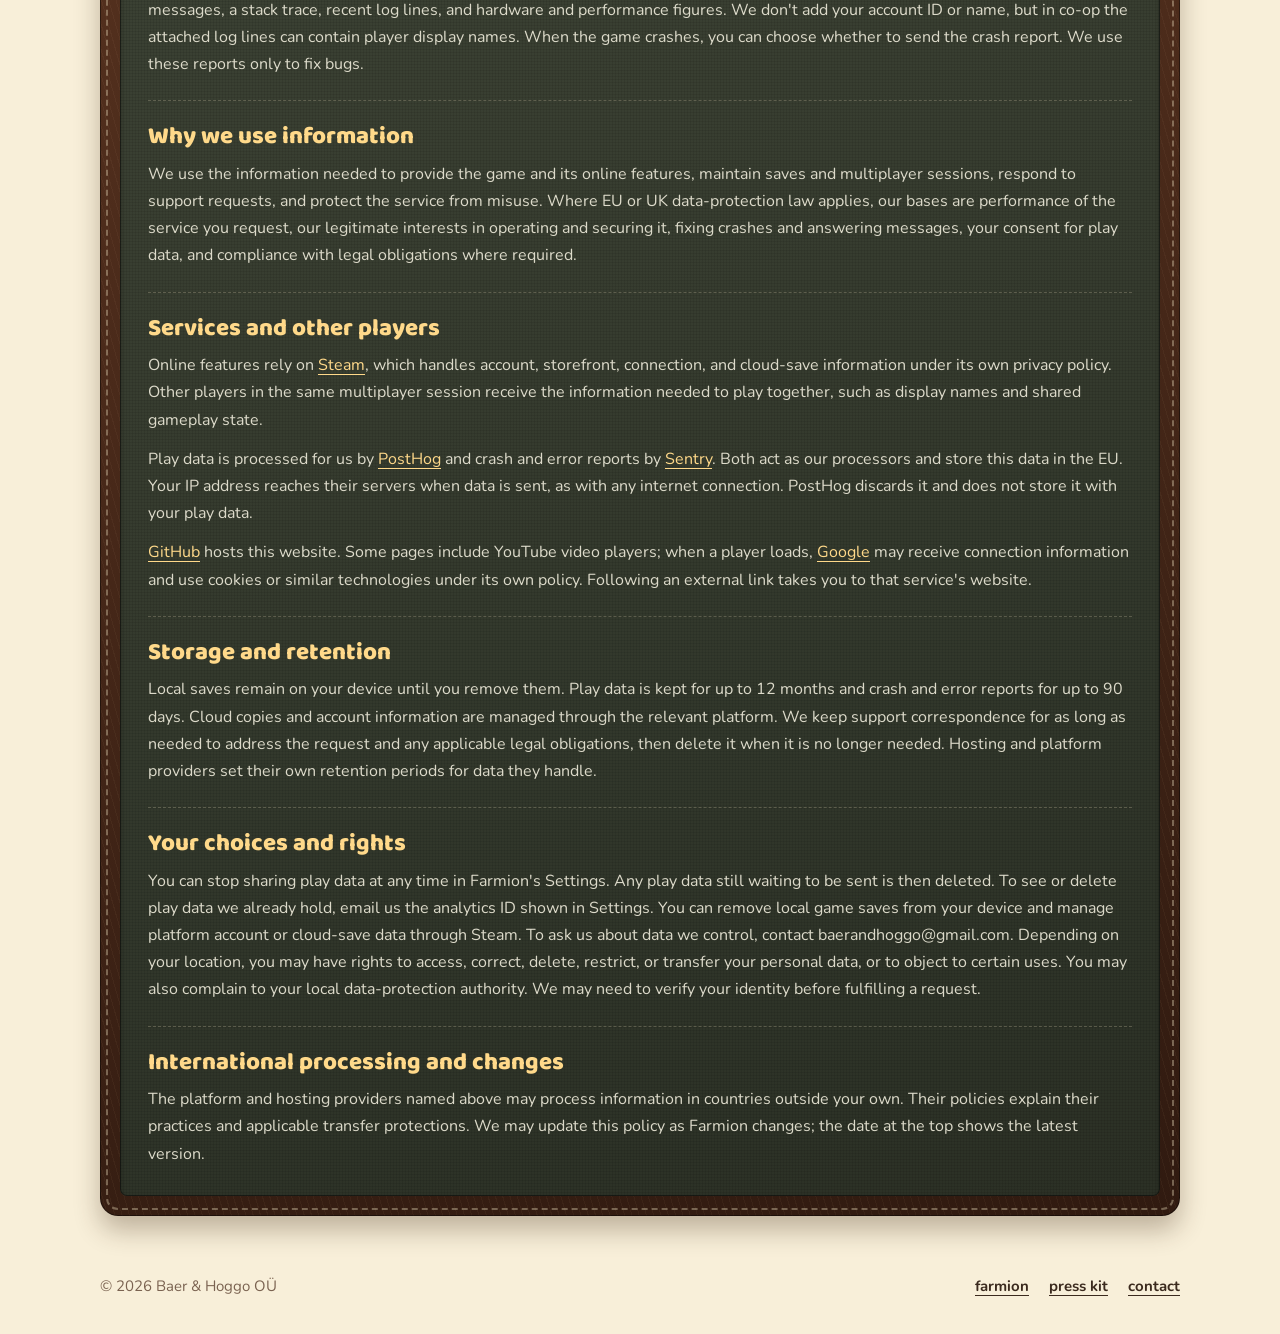
<file: privacy/index.html>
<!doctype html>
<html lang="en">
<head>
  <meta charset="utf-8">
  <meta name="viewport" content="width=device-width, initial-scale=1">
  <meta name="description" content="Privacy policy for Farmion and the Baer & Hoggo OÜ website.">
  <meta name="theme-color" content="#a3def4">
  <title>Privacy Policy | Farmion</title>
  <link rel="canonical" href="https://baerandhoggo.com/privacy/">
  <link rel="icon" type="image/png" href="../assets/bh-icon.png">
  <link rel="stylesheet" href="../press/assets/fonts/fonts.css?v=04cfd81e89">
  <link rel="stylesheet" href="../press/shared.css?v=737d370ce6">
  <link rel="stylesheet" href="farmion.css?v=c8f44dcddd">
</head>
<body class="farmion-site">
  <a class="fs-skip" href="#main">Skip to privacy policy</a>
  <header class="fs-sky">
    <nav class="fs-wrap fs-toplinks" aria-label="Farmion links">
      <a class="fs-strap small fs-toplink-label" href="../#farmion"><span>← farmion</span></a>
    </nav>
    <div class="fs-wrap fs-hero">
      <h1 class="pv-title"><a class="pv-logo" href="../#farmion"><img src="../assets/farmion-logo.png" alt="Farmion" width="1280" height="720"></a><span class="fs-tape">privacy policy</span></h1>
      <p class="pv-lede">This policy explains how we handle information when you visit our website or play Farmion, including when you use Steam features.</p>
      <p class="pv-updated">Last updated: 1 October 2026</p>
    </div>
  </header>

  <main id="main" class="fs-wrap pv-main">
    <div class="fs-flap"><div class="fs-canvas pv-text">
    <section aria-labelledby="who-title">
      <h2 id="who-title">Who we are</h2>
      <p>Baer &amp; Hoggo OÜ develops Farmion, and PlayWay S.A. publishes it. For questions about information we handle, or to make a privacy request, email <span>baerandhoggo</span><span>@</span><span>gmail.com</span>.</p>
    </section>

    <section aria-labelledby="data-title">
      <h2 id="data-title">Information involved</h2>
      <ul>
        <li><strong>Website visits.</strong> Our website is hosted on GitHub Pages. The hosting provider receives ordinary connection data, such as your IP address, browser information, and requested pages. We do not operate an account system or a contact form on this website.</li>
        <li><strong>Platform and online play.</strong> When you use online features, Farmion uses platform identifiers and display names to sign you in, show friends and invitations, connect multiplayer sessions, and identify players in a shared game. Friends' names and presence come from the platform you use. Your display name and gameplay actions can be visible to other players in your session.</li>
        <li><strong>Saves and profiles.</strong> Farmion stores game saves and player progress on your device. If you use a platform's cloud-save feature, that platform may sync copies through your account.</li>
        <li><strong>Play data, only if you agree.</strong> Farmion can send anonymous play data, described in <a href="#play-data">Play data and crash reports</a>. It is off until you say yes.</li>
        <li><strong>Crash and error reports.</strong> Farmion sends a technical report when it crashes or hits an error. See <a href="#play-data">Play data and crash reports</a>.</li>
        <li><strong>Messages to us.</strong> If you email us, we receive your email address and whatever you choose to include so we can respond.</li>
      </ul>
      <p>Purchases and payment details are handled by the storefront you choose; we do not ask you to enter payment-card details on our website or in Farmion.</p>
    </section>

    <section id="play-data" aria-labelledby="play-data-title">
      <h2 id="play-data-title">Play data and crash reports</h2>
      <p>The first time you start Farmion, it asks whether you want to share anonymous play data. If you say no, play data is never sent. You can change your answer at any time in the game's Settings.</p>
      <p>If you say yes, Farmion sends:</p>
      <ul>
        <li>when you start and stop playing and for how long, including your local hour and weekday but not your location;</li>
        <li>your progress: farm level, which tutorial steps and first actions you have completed, what you unlock and how much you harvest, and what you were doing when you stopped;</li>
        <li>whether you play alone or in co-op, and how many players are in the session;</li>
        <li>performance: frame rate, graphics settings, screen resolution, graphics card, processor and amount of memory;</li>
        <li>the game version and edition.</li>
      </ul>
      <p>This data is linked to a random ID that Farmion creates for you, not to your Steam account. It does not contain your account ID, display name, email address, chat messages or saves. We use it to find out where the game is confusing, too slow or not fun, and to fix it. We do not sell it or use it for advertising.</p>
      <p>Crash and error reports are always on. When Farmion crashes or logs an error, it sends a technical report: game version, error messages, a stack trace, recent log lines, and hardware and performance figures. We don't add your account ID or name, but in co-op the attached log lines can contain player display names. When the game crashes, you can choose whether to send the crash report. We use these reports only to fix bugs.</p>
    </section>

    <section aria-labelledby="use-title">
      <h2 id="use-title">Why we use information</h2>
      <p>We use the information needed to provide the game and its online features, maintain saves and multiplayer sessions, respond to support requests, and protect the service from misuse. Where EU or UK data-protection law applies, our bases are performance of the service you request, our legitimate interests in operating and securing it, fixing crashes and answering messages, your consent for play data, and compliance with legal obligations where required.</p>
    </section>

    <section aria-labelledby="sharing-title">
      <h2 id="sharing-title">Services and other players</h2>
      <p>Online features rely on <a href="https://store.steampowered.com/privacy_agreement/" target="_blank" rel="noopener">Steam</a>, which handles account, storefront, connection, and cloud-save information under its own privacy policy. Other players in the same multiplayer session receive the information needed to play together, such as display names and shared gameplay state.</p>
      <p>Play data is processed for us by <a href="https://posthog.com/privacy" target="_blank" rel="noopener">PostHog</a> and crash and error reports by <a href="https://sentry.io/privacy/" target="_blank" rel="noopener">Sentry</a>. Both act as our processors and store this data in the EU. Your IP address reaches their servers when data is sent, as with any internet connection. PostHog discards it and does not store it with your play data.</p>
      <p><a href="https://docs.github.com/en/site-policy/privacy-policies/github-general-privacy-statement" target="_blank" rel="noopener">GitHub</a> hosts this website. Some pages include YouTube video players; when a player loads, <a href="https://policies.google.com/privacy" target="_blank" rel="noopener">Google</a> may receive connection information and use cookies or similar technologies under its own policy. Following an external link takes you to that service's website.</p>
    </section>

    <section aria-labelledby="retention-title">
      <h2 id="retention-title">Storage and retention</h2>
      <p>Local saves remain on your device until you remove them. Play data is kept for up to 12 months and crash and error reports for up to 90 days. Cloud copies and account information are managed through the relevant platform. We keep support correspondence for as long as needed to address the request and any applicable legal obligations, then delete it when it is no longer needed. Hosting and platform providers set their own retention periods for data they handle.</p>
    </section>

    <section aria-labelledby="rights-title">
      <h2 id="rights-title">Your choices and rights</h2>
      <p>You can stop sharing play data at any time in Farmion's Settings. Any play data still waiting to be sent is then deleted. To see or delete play data we already hold, email us the analytics ID shown in Settings. You can remove local game saves from your device and manage platform account or cloud-save data through Steam. To ask us about data we control, contact <span>baerandhoggo</span><span>@</span><span>gmail.com</span>. Depending on your location, you may have rights to access, correct, delete, restrict, or transfer your personal data, or to object to certain uses. You may also complain to your local data-protection authority. We may need to verify your identity before fulfilling a request.</p>
    </section>

    <section aria-labelledby="transfers-title">
      <h2 id="transfers-title">International processing and changes</h2>
      <p>The platform and hosting providers named above may process information in countries outside your own. Their policies explain their practices and applicable transfer protections. We may update this policy as Farmion changes; the date at the top shows the latest version.</p>
    </section>
    </div></div>
  </main>

  <footer class="fs-footer"><div class="fs-wrap">
    <span>© 2026 Baer &amp; Hoggo OÜ</span>
    <nav aria-label="Footer"><a href="../#farmion">farmion</a><a href="../press/">press kit</a><a href="mailto:baerandhoggo@gmail.com">contact</a></nav>
  </div></footer>
</body>
</html>
</file>
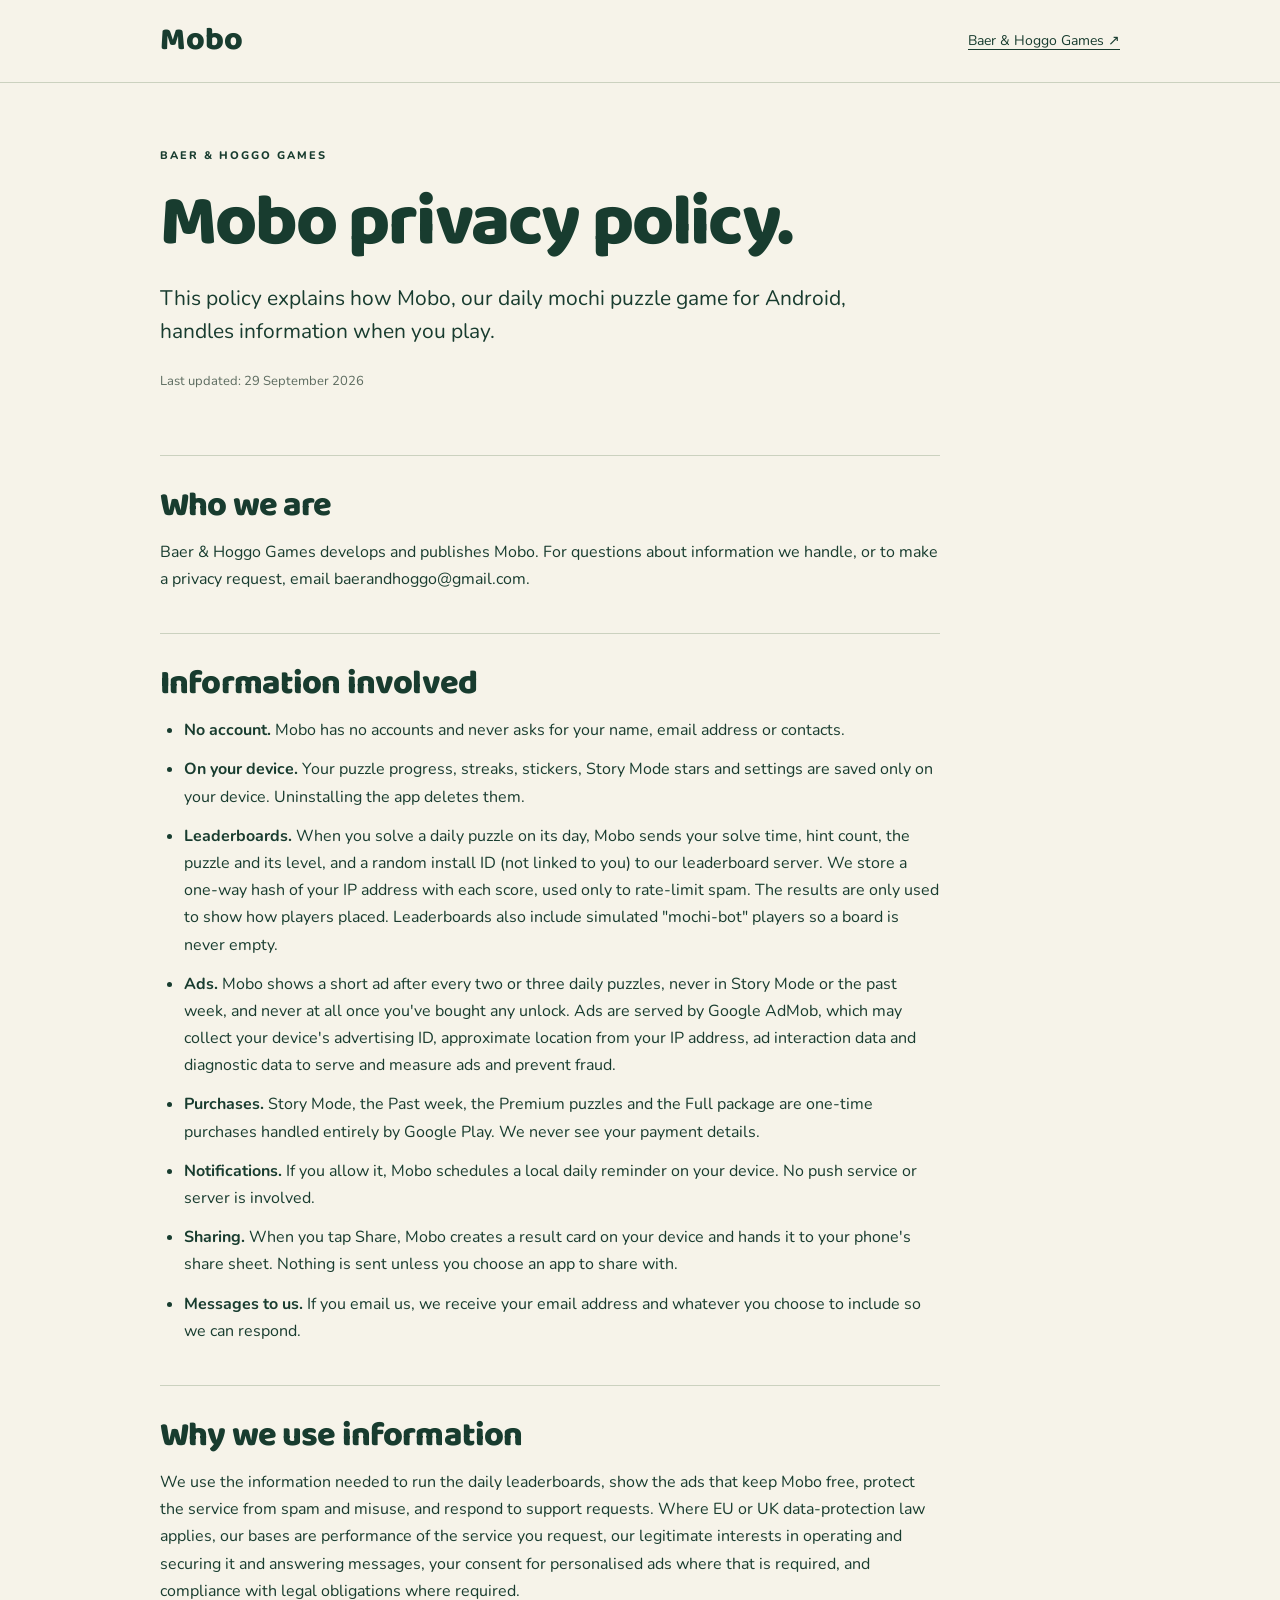
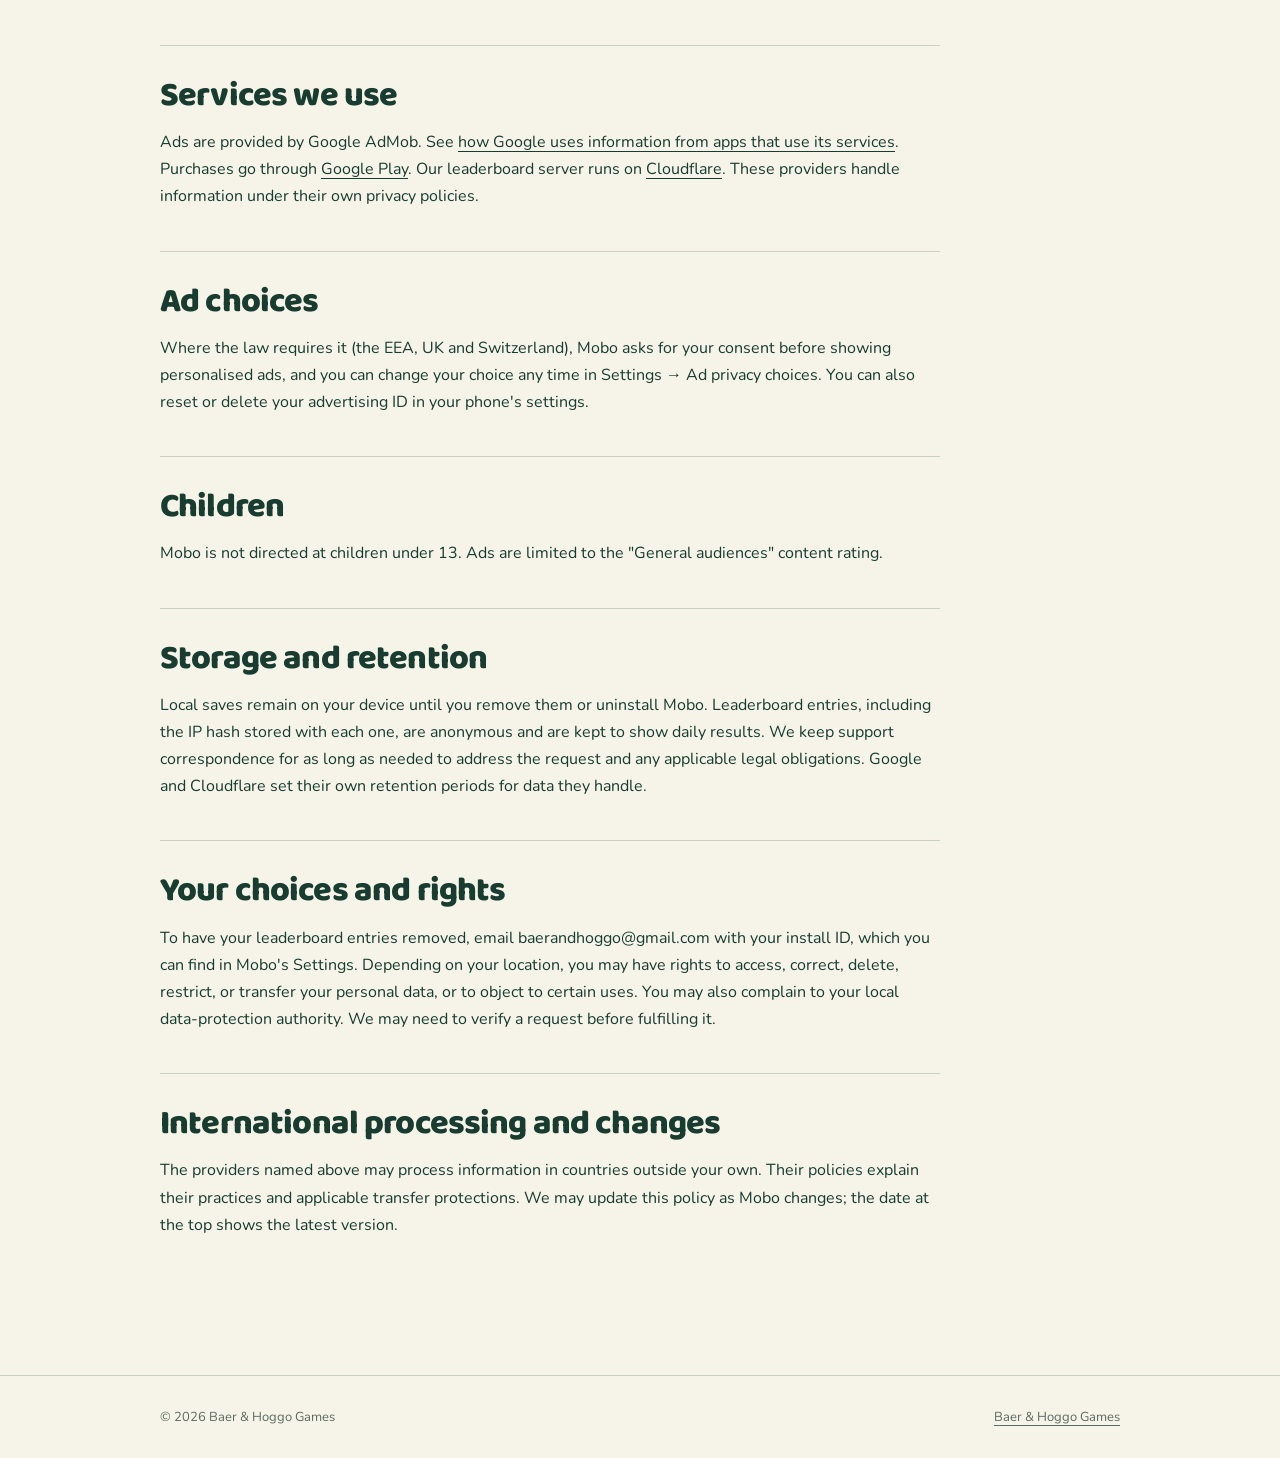
<file: mobo/privacy/index.html>
<!doctype html>
<html lang="en">
<head>
  <meta charset="utf-8">
  <meta name="viewport" content="width=device-width, initial-scale=1">
  <meta name="description" content="Privacy policy for Mobo, the daily mochi puzzle game by Baer & Hoggo Games.">
  <title>Privacy Policy | Mobo</title>
  <link rel="canonical" href="https://baerandhoggo.com/mobo/privacy/">
  <link rel="icon" type="image/png" href="../../assets/bh-icon.png">
  <link rel="stylesheet" href="../../press/assets/fonts/fonts.css">
  <link rel="stylesheet" href="../../privacy/styles.css">
</head>
<body>
  <a class="skip-link" href="#main">Skip to privacy policy</a>
  <header class="site-header">
    <div class="wrap header-inner">
      <a class="brand" href="../../">Mobo</a>
      <a class="back-link" href="../../">Baer &amp; Hoggo Games <span aria-hidden="true">↗</span></a>
    </div>
  </header>

  <main id="main" class="wrap policy">
    <div class="policy-intro">
      <p class="eyebrow">Baer &amp; Hoggo Games</p>
      <h1>Mobo privacy policy.</h1>
      <p class="lede">This policy explains how Mobo, our daily mochi puzzle game for Android, handles information when you play.</p>
      <p class="updated">Last updated: 29 September 2026</p>
    </div>

    <section aria-labelledby="who-title">
      <h2 id="who-title">Who we are</h2>
      <p>Baer &amp; Hoggo Games develops and publishes Mobo. For questions about information we handle, or to make a privacy request, email <span>baerandhoggo</span><span>@</span><span>gmail.com</span>.</p>
    </section>

    <section aria-labelledby="data-title">
      <h2 id="data-title">Information involved</h2>
      <ul>
        <li><strong>No account.</strong> Mobo has no accounts and never asks for your name, email address or contacts.</li>
        <li><strong>On your device.</strong> Your puzzle progress, streaks, stickers, Story Mode stars and settings are saved only on your device. Uninstalling the app deletes them.</li>
        <li><strong>Leaderboards.</strong> When you solve a daily puzzle on its day, Mobo sends your solve time, hint count, the puzzle and its level, and a random install ID (not linked to you) to our leaderboard server. We store a one-way hash of your IP address with each score, used only to rate-limit spam. The results are only used to show how players placed. Leaderboards also include simulated "mochi-bot" players so a board is never empty.</li>
        <li><strong>Ads.</strong> Mobo shows a short ad after every two or three daily puzzles, never in Story Mode or the past week, and never at all once you've bought any unlock. Ads are served by Google AdMob, which may collect your device's advertising ID, approximate location from your IP address, ad interaction data and diagnostic data to serve and measure ads and prevent fraud.</li>
        <li><strong>Purchases.</strong> Story Mode, the Past week, the Premium puzzles and the Full package are one-time purchases handled entirely by Google Play. We never see your payment details.</li>
        <li><strong>Notifications.</strong> If you allow it, Mobo schedules a local daily reminder on your device. No push service or server is involved.</li>
        <li><strong>Sharing.</strong> When you tap Share, Mobo creates a result card on your device and hands it to your phone's share sheet. Nothing is sent unless you choose an app to share with.</li>
        <li><strong>Messages to us.</strong> If you email us, we receive your email address and whatever you choose to include so we can respond.</li>
      </ul>
    </section>

    <section aria-labelledby="use-title">
      <h2 id="use-title">Why we use information</h2>
      <p>We use the information needed to run the daily leaderboards, show the ads that keep Mobo free, protect the service from spam and misuse, and respond to support requests. Where EU or UK data-protection law applies, our bases are performance of the service you request, our legitimate interests in operating and securing it and answering messages, your consent for personalised ads where that is required, and compliance with legal obligations where required.</p>
    </section>

    <section aria-labelledby="sharing-title">
      <h2 id="sharing-title">Services we use</h2>
      <p>Ads are provided by Google AdMob. See <a href="https://policies.google.com/technologies/partner-sites" target="_blank" rel="noopener">how Google uses information from apps that use its services</a>. Purchases go through <a href="https://policies.google.com/privacy" target="_blank" rel="noopener">Google Play</a>. Our leaderboard server runs on <a href="https://www.cloudflare.com/privacypolicy/" target="_blank" rel="noopener">Cloudflare</a>. These providers handle information under their own privacy policies.</p>
    </section>

    <section aria-labelledby="consent-title">
      <h2 id="consent-title">Ad choices</h2>
      <p>Where the law requires it (the EEA, UK and Switzerland), Mobo asks for your consent before showing personalised ads, and you can change your choice any time in Settings → Ad privacy choices. You can also reset or delete your advertising ID in your phone's settings.</p>
    </section>

    <section aria-labelledby="children-title">
      <h2 id="children-title">Children</h2>
      <p>Mobo is not directed at children under 13. Ads are limited to the "General audiences" content rating.</p>
    </section>

    <section aria-labelledby="retention-title">
      <h2 id="retention-title">Storage and retention</h2>
      <p>Local saves remain on your device until you remove them or uninstall Mobo. Leaderboard entries, including the IP hash stored with each one, are anonymous and are kept to show daily results. We keep support correspondence for as long as needed to address the request and any applicable legal obligations. Google and Cloudflare set their own retention periods for data they handle.</p>
    </section>

    <section aria-labelledby="rights-title">
      <h2 id="rights-title">Your choices and rights</h2>
      <p>To have your leaderboard entries removed, email <span>baerandhoggo</span><span>@</span><span>gmail.com</span> with your install ID, which you can find in Mobo's Settings. Depending on your location, you may have rights to access, correct, delete, restrict, or transfer your personal data, or to object to certain uses. You may also complain to your local data-protection authority. We may need to verify a request before fulfilling it.</p>
    </section>

    <section aria-labelledby="transfers-title">
      <h2 id="transfers-title">International processing and changes</h2>
      <p>The providers named above may process information in countries outside your own. Their policies explain their practices and applicable transfer protections. We may update this policy as Mobo changes; the date at the top shows the latest version.</p>
    </section>
  </main>

  <footer class="site-footer"><div class="wrap footer-inner"><span>© 2026 Baer &amp; Hoggo Games</span><a href="../../">Baer &amp; Hoggo Games</a></div></footer>
</body>
</html>
</file>
<file: press/assets/fonts/fonts.css>
/* The same font files and heading weight used by Farmion's in-game UI. */
@font-face {
  font-family: 'Nunito';
  src: url('Nunito.ttf') format('truetype');
  font-style: normal;
  font-weight: 200 1000;
  font-display: swap;
}
@font-face {
  font-family: 'Baloo 2';
  src: url('Baloo2.ttf') format('truetype');
  font-style: normal;
  font-weight: 400 800;
  font-display: swap;
}
:root {
  --font-body: 'Nunito', sans-serif;
  --font-display: 'Baloo 2', 'Nunito', sans-serif;
  font-synthesis: none;
  text-rendering: optimizeLegibility;
}
h1, h2, h3 {
  font-family: var(--font-display);
  font-weight: 800;
}
</file>
<file: press/shared.css>
/*
 * Shared Farmion look for the game page and the press kit.
 * Cut from the game's own UI kit (WebUI/src/styles.css --kit-*): bridle leather with a
 * stitched seam, sewn-on name tapes, dark tool pockets for pictures and brass for the one
 * thing a group is for, under a plain sky header.
 */
.farmion-site {
  --sky:#a3def4;
  --cream:#f8efd9;
  --ink:#3b2a1e;
  --muted:#7a6250;
  --kit-hide:
    repeating-linear-gradient(74deg, rgb(255 214 168 / 4%) 0 1px, transparent 1px 7px),
    radial-gradient(72% 54% at 24% 6%, rgb(255 206 150 / 12%), transparent 66%),
    linear-gradient(166deg, #6a3f27, #4a2a1a 58%, #301a10);
  --kit-hide-shadow: 0 14px 26px rgb(60 35 15 / 30%), inset 0 0 0 1px rgb(0 0 0 / 46%), inset 0 2px 0 rgb(255 206 150 / 16%);
  --kit-stitch: rgb(233 220 188 / 38%);
  --kit-pocket: linear-gradient(160deg, #4a5140, #333a2d 62%, #262c21);
  --kit-pocket-shadow: inset 0 0 0 1px rgb(0 0 0 / 46%), inset 0 2px 4px rgb(0 0 0 / 40%), 0 1px 0 rgb(255 206 150 / 14%);
  --kit-canvas:
    repeating-linear-gradient(90deg, rgb(0 0 0 / 8%) 0 1px, transparent 1px 3px),
    repeating-linear-gradient(0deg, rgb(0 0 0 / 8%) 0 1px, transparent 1px 3px),
    linear-gradient(164deg, #454b3c, #363c2f 62%, #2b3025);
  --kit-canvas-shadow: inset 0 0 0 1px rgb(0 0 0 / 42%), inset 0 2px 5px rgb(0 0 0 / 32%);
  --kit-tape: linear-gradient(180deg, #f2e9cf, #ddd0ac);
  --kit-tape-shadow: 0 2px 4px rgb(0 0 0 / 34%), inset 0 0 0 1px rgb(90 62 30 / 26%);
  --kit-tape-ink: #33291b;
  --kit-brass-lit: #e2c079;
  --kit-brass-deep: #8c6c26;
  --kit-brass-plate: linear-gradient(180deg, #f4dda0, var(--kit-brass-lit) 54%, var(--kit-brass-deep));
  --kit-brass-rivet: radial-gradient(circle at 34% 28%, #f4dda0, var(--kit-brass-lit) 54%, var(--kit-brass-deep));
  --kit-brass-shadow: 0 2px 3px rgb(0 0 0 / 40%), inset 0 0 0 1px rgb(0 0 0 / 26%);
  --kit-brass-ink: #3b2b09;
  --kit-pressed-ink: rgb(255 226 186 / 86%);
  --kit-thread: #ffd98a;
  --radius:18px;
  --radius-xs:7px;
  background:var(--cream)!important;
  color:var(--ink)!important;
  font:400 17px/1.6 var(--font-body);
  margin:0;
}
.farmion-site *, .farmion-site *::before, .farmion-site *::after { box-sizing:border-box; }
.farmion-site img { max-width:100%; height:auto; }
.farmion-site a { color:inherit; text-underline-offset:4px; }
.farmion-site :focus-visible { outline:3px solid #e9573f; outline-offset:3px; }
.farmion-site h1, .farmion-site h2, .farmion-site h3 { font-family:var(--font-display); font-weight:800; line-height:1.15; margin:0; }
.farmion-site p { margin:0 0 12px; }
.farmion-site p:last-child { margin-bottom:0; }

.fs-wrap { width:min(1080px,calc(100% - 32px)); margin-inline:auto; }
.fs-skip { position:absolute; left:16px; top:-80px; z-index:20; padding:10px 14px; background:var(--ink); color:var(--cream); border-radius:10px; }
.fs-skip:focus { top:12px; }

/* Sky header. */
.fs-sky { position:relative; background:var(--sky); text-align:center; overflow:hidden; }
.fs-toplinks { display:flex; justify-content:flex-end; align-items:center; gap:10px; padding:16px 0 0; }
.farmion-site .fs-toplink-label { margin-right:auto; }
.fs-hero { position:relative; z-index:1; padding-bottom:64px; }
.fs-sky::after { content:""; position:absolute; left:0; right:0; bottom:-1px; height:22px; background:var(--cream); border-radius:22px 22px 0 0; }

/* Leather: a stitched flap. Everything the page shows sits on one. */
.fs-flap { position:relative; padding:20px; border-radius:var(--radius); background:var(--kit-hide); box-shadow:var(--kit-hide-shadow); color:var(--kit-pressed-ink); }
.fs-flap::before { content:""; position:absolute; inset:6px; border:2px dashed var(--kit-stitch); border-radius:calc(var(--radius) - 6px); pointer-events:none; }
.fs-flap > * { position:relative; }
.fs-flap a { color:var(--kit-thread); }

/* A name tape sewn across the top of a flap. */
.farmion-site .fs-tape { display:inline-block; margin:0 0 16px; padding:3px 16px; border-radius:2px; background:var(--kit-tape); box-shadow:var(--kit-tape-shadow); color:var(--kit-tape-ink); font:800 22px/1.25 var(--font-display); }
.fs-flap-head { display:flex; flex-wrap:wrap; align-items:center; justify-content:space-between; gap:8px 16px; margin-bottom:16px; }
.farmion-site .fs-flap-head .fs-tape { margin:0; }

/* A dark tool pocket holding a picture, with brass rivets in two corners. */
.fs-pocket { position:relative; padding:8px; border-radius:var(--radius-xs); background:var(--kit-pocket); box-shadow:var(--kit-pocket-shadow); }
.fs-pocket::before, .fs-pocket::after { content:""; position:absolute; top:-4px; width:9px; height:9px; border-radius:50%; background:var(--kit-brass-rivet); box-shadow:var(--kit-brass-shadow); z-index:1; }
.fs-pocket::before { left:-4px; }
.fs-pocket::after { right:-4px; }
.fs-pocket > img, .fs-pocket > iframe, .fs-pocket > button > img { display:block; width:100%; border-radius:4px; }

/* Waxed canvas for text and facts. */
.fs-canvas { padding:14px 16px; border-radius:var(--radius-xs); background:var(--kit-canvas); box-shadow:var(--kit-canvas-shadow); color:rgb(240 236 220 / 90%); }

/* Brass for the one thing a group is for; leather straps for the rest. */
.fs-actions { display:flex; flex-wrap:wrap; justify-content:center; gap:12px; }
/* Buttons in a row share one width so near-equal labels line up. */
.farmion-site .fs-actions > :is(.fs-brass,.fs-strap) { min-width:236px; justify-content:center; }
.farmion-site :is(.fs-brass,.fs-strap) { display:inline-flex; align-items:center; gap:9px; padding:10px 24px; border:0; border-radius:var(--radius-xs); font:800 20px/1.2 var(--font-display); text-decoration:none; cursor:pointer; transition:transform .12s, filter .12s; }
.fs-brass { background:var(--kit-brass-plate); box-shadow:var(--kit-brass-shadow), 0 4px 0 #6b5018; color:var(--kit-brass-ink)!important; }
.fs-strap { position:relative; background:var(--kit-hide); box-shadow:var(--kit-hide-shadow), 0 4px 0 #2a170c; color:var(--kit-pressed-ink)!important; }
.fs-strap::before { content:""; position:absolute; inset:4px; border:1.5px dashed var(--kit-stitch); border-radius:4px; pointer-events:none; }
.fs-brass:hover, .fs-strap:hover { filter:brightness(1.08); transform:translateY(-1px); }
.fs-brass:active, .fs-strap:active { transform:translateY(3px); }
.fs-brass .site-icon, .fs-strap .site-icon { width:20px; height:20px; }
.fs-strap.small, .fs-brass.small { padding:7px 16px; font-size:17px; }

.farmion-site .fs-icon-link { position:relative; display:inline-grid; place-items:center; width:44px; height:44px; border-radius:10px; background:var(--kit-hide); box-shadow:var(--kit-hide-shadow); color:var(--kit-pressed-ink); }
.fs-icon-link::before { content:""; position:absolute; inset:4px; border:1.5px dashed var(--kit-stitch); border-radius:7px; }
.fs-icon-link:hover { filter:brightness(1.15); }
.fs-icon-link .site-icon { width:21px; height:21px; }

.fs-socials { display:flex; justify-content:center; flex-wrap:wrap; gap:10px; margin-top:14px; }
.fs-section { padding:22px 0; }
.fs-muted { color:rgb(255 226 186 / 62%); font-size:15px; }

/* Screenshot pockets. */
.fs-shots { display:grid; grid-template-columns:repeat(auto-fill,minmax(min(100%,290px),1fr)); gap:18px; margin:0; padding:0; list-style:none; }
.fs-shot { margin:0; }
.fs-shot button { display:block; width:100%; padding:0; border:0; background:none; cursor:zoom-in; }
.fs-shot img { aspect-ratio:16/9; object-fit:cover; }
.fs-shot figcaption { display:flex; justify-content:space-between; gap:10px; padding:8px 2px 0; color:var(--kit-pressed-ink); font-size:15px; font-weight:700; }

/* Lightbox, cut from the same leather. */
.fs-lightbox { width:min(1200px,calc(100% - 24px)); padding:16px; border:0; border-radius:var(--radius); background:var(--kit-hide); box-shadow:var(--kit-hide-shadow); color:var(--kit-pressed-ink); }
.fs-lightbox::backdrop { background:rgb(30 18 10 / 74%); }
.fs-lightbox img { display:block; width:100%; height:auto; max-height:76vh; object-fit:contain; border-radius:6px; background:#262c21; }
.fs-lightbox-bar { display:flex; align-items:center; justify-content:space-between; gap:12px; margin-bottom:12px; }
.farmion-site .fs-lightbox-bar .fs-tape { margin:0; font-size:19px; }
.fs-lightbox-bar > div { display:flex; flex-wrap:wrap; gap:8px; }

/* Footer. */
.fs-footer { margin-top:24px; padding:26px 0 36px; color:var(--muted); font-size:15px; }
.fs-footer .fs-wrap { display:flex; flex-wrap:wrap; align-items:center; justify-content:space-between; gap:14px 24px; }
.fs-footer nav { display:flex; flex-wrap:wrap; gap:6px 20px; }
.fs-footer a { font-weight:700; color:var(--ink); }

/* Icon and flag utilities, also used by the studio landing page. */
.site-icon { width:20px; height:20px; display:block; flex:none; }
.site-text-link { display:inline-flex; align-items:center; gap:7px; }
.site-text-link .site-icon { width:17px; height:17px; }
.site-identity { display:flex; align-items:center; flex-wrap:wrap; gap:14px; }
.site-countries { display:inline-flex; align-items:center; flex-wrap:wrap; gap:14px; }
.site-countries>span { display:inline-flex; align-items:center; gap:6px; }
.site-flag { display:inline-block; width:20px; height:14px; flex:none; border-radius:2px; box-shadow:0 0 0 1px #3b2a1e30; vertical-align:middle; }

@media (max-width:600px) {
  .farmion-site { font-size:16px; }
  .fs-section { padding:12px 0; }
  .fs-flap { padding:16px 12px 14px; }
  .farmion-site .fs-tape { font-size:19px; margin-bottom:12px; }
  .farmion-site :is(.fs-brass,.fs-strap) { padding:9px 18px; font-size:18px; }
  .fs-flap-head { margin-bottom:12px; }
  .fs-shots { grid-template-columns:1fr 1fr!important; gap:12px; }
  .farmion-site .fs-actions > :is(.fs-brass,.fs-strap) { width:min(100%,260px); min-width:0; }
  .farmion-site .fs-toplink-label { padding:7px 12px; font-size:16px; }
  .fs-toplinks { gap:7px; }
  .farmion-site .fs-icon-link { width:40px; height:40px; }
  .fs-shot .fs-pocket { padding:5px; }
  .fs-shot figcaption { font-size:13px; padding-top:5px; }
  .fs-footer .fs-wrap { flex-direction:column; align-items:flex-start; }
}
@media (prefers-reduced-motion:reduce) {
  .fs-brass, .fs-strap { transition:none; }
}
</file>
<file: press/styles.css>
/* The press kit page. Materials come from shared.css. */
.farmion-site .pk-title { display:flex; flex-direction:column; align-items:center; gap:2px; margin:14px 0 22px; }
.pk-logo-link { display:flow-root; width:min(400px,80%); aspect-ratio:1210/308; overflow:clip; overflow-clip-margin:12px; }
.pk-logo-link img { display:block; width:105.79%; max-width:none; margin:-17.02% 0 0 -2.89%; filter:drop-shadow(0 5px 0 rgb(59 42 30 / 18%)); }
.pk-title .fs-tape { margin:10px 0 6px; font-size:24px; }
#screenshots .fs-shots { grid-template-columns:repeat(auto-fill,minmax(min(100%,220px),1fr)); }
.pk-credit { margin:16px 0 0!important; font-weight:700; }

.pk-about { display:grid; grid-template-columns:minmax(0,5fr) minmax(0,7fr); gap:16px; align-items:start; }
.pk-col { display:grid; gap:16px; }
.pk-copy { padding:12px 16px 14px; user-select:text; }
.pk-copy-head { display:flex; align-items:center; justify-content:space-between; gap:12px; margin-bottom:8px; }
.pk-label { color:var(--kit-thread); font:800 17px/1.2 var(--font-display); }
.pk-copy p { margin:0 0 10px; }
.pk-copy p:last-child { margin-bottom:0; }
.pk-facts { margin:0; }
.pk-facts div { display:grid; grid-template-columns:minmax(0,1fr) minmax(0,1.4fr); gap:12px; padding:7px 0; border-bottom:1px dashed rgb(233 220 188 / 22%); }
.pk-facts div:last-child { border-bottom:0; }
.pk-facts dt { color:rgb(255 226 186 / 62%); font-size:15px; font-weight:700; }
.pk-facts dd { margin:0; font-weight:700; overflow-wrap:anywhere; }
.pk-facts a { color:var(--kit-thread); }
.pk-features { display:grid; grid-template-columns:repeat(3,minmax(0,1fr)); gap:14px; margin-bottom:14px; }
.pk-copy button.copied { background:var(--kit-brass-plate); color:var(--kit-brass-ink)!important; }
.pk-patches { display:flex; flex-wrap:wrap; gap:10px; margin:0; padding:0; list-style:none; }
.pk-patches li { padding:4px 12px; border-radius:var(--radius-xs); background:var(--kit-pocket); box-shadow:var(--kit-pocket-shadow); color:rgb(240 236 220 / 92%); font-weight:700; font-size:16px; }

.pk-video { aspect-ratio:16/9; border:0; background:#262c21; }
.fs-shot figcaption a { color:var(--kit-thread); }

.pk-logos { display:grid; grid-template-columns:repeat(auto-fill,minmax(min(100%,220px),1fr)); gap:18px; }
.pk-logo { margin:0; }
.pk-logo .fs-pocket { aspect-ratio:4/3; min-height:0; padding:18px; background:var(--sky); }
.pk-logo .fs-pocket img { width:100%; height:100%; object-fit:contain; }
.pk-logo figcaption { display:flex; justify-content:space-between; align-items:flex-start; gap:10px; padding:8px 2px 0; font-weight:700; font-size:15px; }
.pk-logo figcaption small { display:block; color:rgb(255 226 186 / 58%); font-weight:600; font-size:13px; }

.pk-team { display:grid; grid-template-columns:repeat(auto-fill,minmax(min(100%,260px),1fr)); gap:14px; margin-top:16px; }
.pk-person { display:grid; grid-template-columns:auto auto 1fr; align-items:center; gap:4px 10px; }
.pk-person strong { font:800 19px/1.2 var(--font-display); }
.pk-person span, .pk-person a { grid-column:1 / -1; font-size:15px; }
.pk-person span { color:rgb(255 226 186 / 66%); }
.pk-person a { color:var(--kit-thread); font-weight:700; }

.pk-contact { display:flex; align-items:center; justify-content:center; flex-wrap:wrap; gap:16px 28px; padding:28px 0 8px; text-align:center; }
.pk-contact img { width:120px; height:auto; transform:rotate(-6deg); filter:drop-shadow(0 6px 0 rgb(59 42 30 / 16%)); }
.pk-contact h2 { font-size:clamp(28px,4vw,36px); margin-bottom:6px; }
.pk-email { font:800 clamp(20px,3vw,26px)/1.2 var(--font-display); }

@media (max-width:820px) {
  .pk-about, .pk-features { grid-template-columns:1fr; }
}
@media (max-width:600px) {
  .pk-title .fs-tape { font-size:20px; }
  .pk-patches { gap:7px; }
  .pk-patches li { padding:3px 9px; font-size:14px; }
  .pk-logos { grid-template-columns:1fr 1fr; gap:12px; }
  .pk-logo .fs-pocket { padding:10px; }
  .pk-logo figcaption small { display:none; }
  .pk-contact img { width:90px; }
}
</file>
<file: privacy/farmion.css>
/* The Farmion privacy page. Materials come from press/shared.css; privacy/styles.css stays with the Mobo page. */
.farmion-site .pv-title { display:flex; flex-direction:column; align-items:center; margin:10px 0 18px; }
.pv-logo { display:flow-root; width:min(320px,70%); aspect-ratio:1210/308; overflow:clip; overflow-clip-margin:12px; }
.pv-logo img { display:block; width:105.79%; max-width:none; margin:-17.02% 0 0 -2.89%; filter:drop-shadow(0 5px 0 rgb(59 42 30 / 18%)); }
.pv-title .fs-tape { margin:12px 0 0; font-size:24px; }
.pv-lede { max-width:620px; margin:0 auto 10px!important; font-size:18px; font-weight:700; line-height:1.5; }
.pv-updated { margin:0!important; color:rgb(59 42 30 / 66%); font-size:14px; font-weight:700; }
.pv-main { padding:22px 0 8px; }
.pv-text { padding:6px 28px; font-size:16px; line-height:1.7; }
.pv-text section { padding:22px 0; border-bottom:1px dashed rgb(233 220 188 / 24%); scroll-margin-top:16px; }
.pv-text section:last-child { border-bottom:0; }
.pv-text h2 { margin:0 0 10px; color:var(--kit-thread); font-size:24px; }
.pv-text p { margin:0 0 12px; }
.pv-text ul { margin:0 0 12px; padding-left:22px; }
.pv-text li + li { margin-top:10px; }
.pv-text strong { color:rgb(255 244 224); }
.pv-text a { color:var(--kit-thread); }
@media (max-width:600px) {
  .pv-text { padding:4px 16px; font-size:15px; }
  .pv-text h2 { font-size:21px; }
  .pv-lede { font-size:16px; }
}
</file>
<file: privacy/styles.css>
:root {
  --paper: #f6f3e9;
  --ink: #183c2f;
  --muted: #5c6b5f;
  --line: #cbd1bf;
}
* { box-sizing: border-box; }
html { scroll-behavior: smooth; }
body { margin: 0; background: var(--paper); color: var(--ink); font: 400 16px/1.7 var(--font-body); }
a { color: inherit; text-underline-offset: 4px; }
a:focus-visible { outline: 3px solid #c78327; outline-offset: 4px; }
.wrap { width: min(960px, calc(100% - 64px)); margin-inline: auto; }
.skip-link { position: absolute; top: -100px; left: 16px; padding: 10px 14px; background: var(--ink); color: var(--paper); z-index: 5; }
.skip-link:focus { top: 10px; }
.site-header { border-bottom: 1px solid var(--line); }
.header-inner, .footer-inner { display: flex; align-items: center; justify-content: space-between; gap: 24px; }
.header-inner { min-height: 82px; }
.brand { font: 800 32px/1 var(--font-display); text-decoration: none; }
.back-link { font-size: 14px; }
.policy { padding-block: 64px 96px; }
.policy-intro { max-width: 780px; padding-bottom: 50px; }
.eyebrow { margin: 0 0 16px; font-size: 11px; font-weight: 800; letter-spacing: .18em; text-transform: uppercase; }
h1, h2 { font-family: var(--font-display); line-height: 1.15; letter-spacing: -.025em; }
h1 { margin: 0 0 18px; font-size: clamp(44px, 8vw, 72px); }
h2 { margin: 0 0 14px; font-size: clamp(26px, 4vw, 34px); }
.lede { margin: 0; max-width: 700px; font-size: clamp(18px, 2.2vw, 21px); line-height: 1.55; }
.updated { margin-top: 22px; color: var(--muted); font-size: 13px; }
section { max-width: 780px; border-top: 1px solid var(--line); padding-block: 30px 24px; }
section p, section ul { margin: 0 0 16px; }
section li + li { margin-top: 12px; }
section ul { padding-left: 24px; }
section strong { color: var(--ink); }
.site-footer { border-top: 1px solid var(--line); color: var(--muted); font-size: 13px; }
.footer-inner { min-height: 82px; }
@media (max-width: 600px) {
  .wrap { width: calc(100% - 36px); }
  .header-inner { min-height: 68px; }
  .brand { font-size: 27px; }
  .policy { padding-block: 44px 70px; }
  .policy-intro { padding-bottom: 32px; }
  section { padding-block: 26px 18px; }
  .footer-inner { align-items: flex-start; flex-direction: column; justify-content: center; gap: 4px; padding-block: 20px; }
}
</file>
